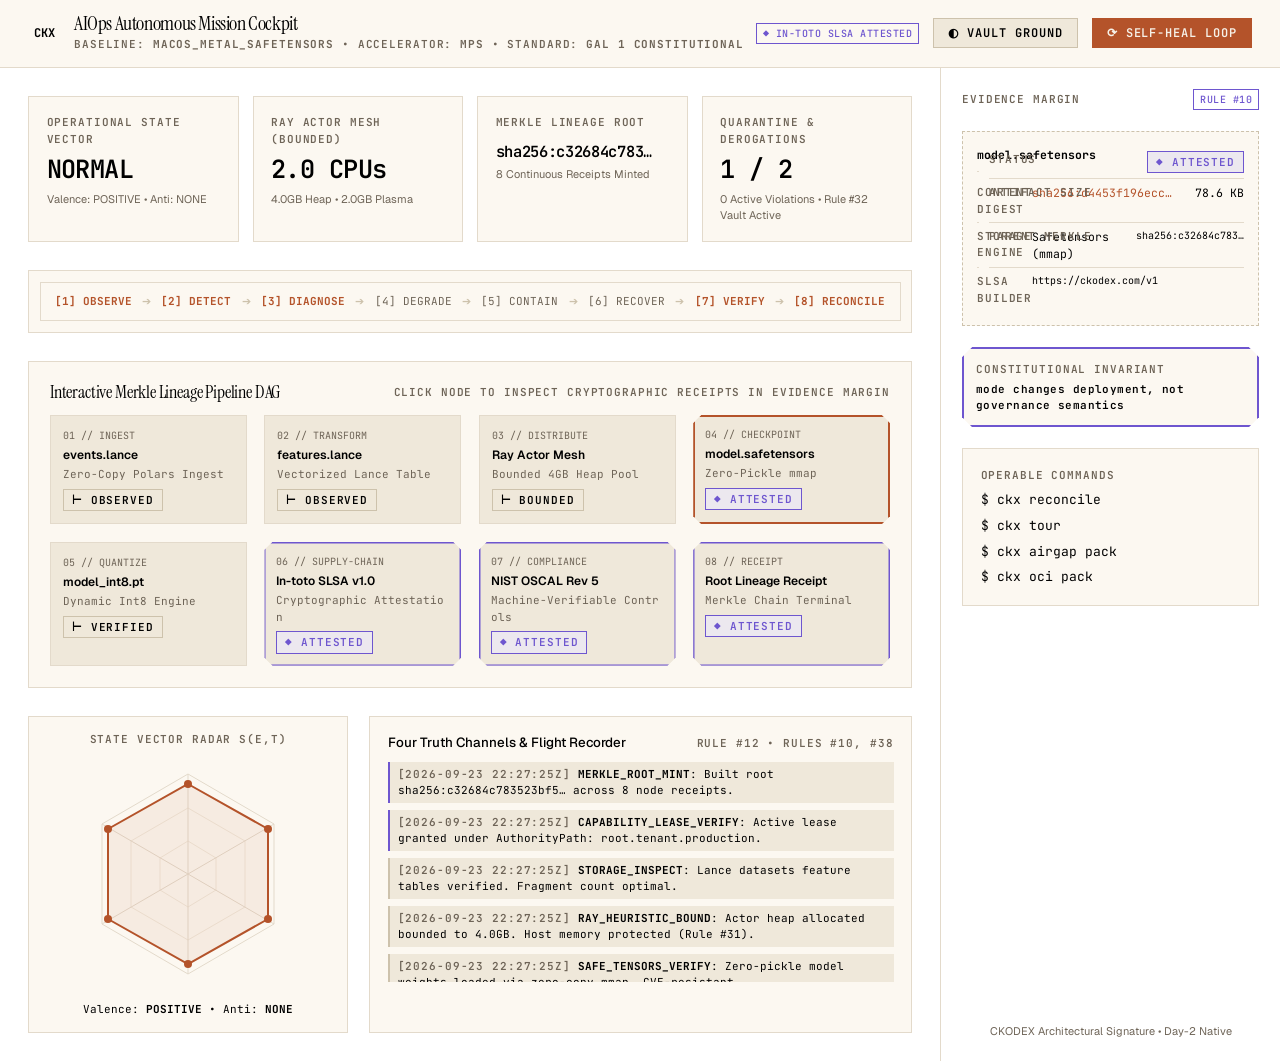
<file: docs/static/cockpit.html>
<!DOCTYPE html>
<html lang="en" data-theme="ledger">
<head>
  <meta charset="UTF-8">
  <meta name="viewport" content="width=device-width, initial-scale=1.0">
  <title>CKODEX AIOps Autonomous Mission Cockpit</title>
  <!-- Google Fonts: Instrument Serif, Geist, JetBrains Mono -->
  <link rel="preconnect" href="https://fonts.googleapis.com">
  <link rel="preconnect" href="https://fonts.gstatic.com" crossorigin>
  <link href="https://fonts.googleapis.com/css2?family=Geist:wght@300;400;500;600;700&family=Instrument+Serif:ital@0;1&family=JetBrains+Mono:wght@400;500;600;700&display=swap" rel="stylesheet">
  <link rel="stylesheet" href="css/styles.css">
  <script>
    (function() {
      const saved = localStorage.getItem('ck-theme');
      if (saved && (saved === 'vault' || saved === 'ledger' || saved === 'hc')) {
        document.documentElement.setAttribute('data-theme', saved);
      }
    })();
  </script>
  <style>
    /* ==========================================================================
       CKODEX-DS-3 v3.0.0 "Evidence Editorial" Cockpit Adaptations
       ========================================================================== */
    :root, [data-theme="ledger"] {
      --ck-surface: var(--ck-bg-0);
      --ck-surface-2: var(--ck-bg-2);
      --ck-surface-card: var(--ck-bg-1);
      --ck-paper: var(--ck-bg-0, #FCF8F1);
      --ck-ink: var(--ck-fg-1, #1A1915);
      --ck-rust: #B4532A;
      --ck-violet: #6E56CF;
      --ck-seal: var(--ck-hairline-strong, #D8D2C5);
      --ck-border: var(--ck-hairline);
      --ck-border-subtle: var(--ck-bg-2);
      --ck-glow: rgba(180, 83, 42, 0.08);
      --ck-dag-wire: var(--ck-hairline-strong);
      --ck-dag-active: var(--ck-rust);
    }
    [data-theme="vault"] {
      --ck-surface: var(--ck-bg-0);
      --ck-surface-2: var(--ck-bg-2);
      --ck-surface-card: var(--ck-bg-1);
      --ck-paper: var(--ck-bg-0, #0E0F12);
      --ck-ink: var(--ck-fg-1, #EDE8DF);
      --ck-rust: #D2693A;
      --ck-violet: #8E78ED;
      --ck-seal: var(--ck-hairline-strong, #2B2F38);
      --ck-border: var(--ck-hairline);
      --ck-border-subtle: var(--ck-bg-2);
      --ck-glow: rgba(210, 105, 58, 0.15);
      --ck-dag-wire: var(--ck-hairline-strong);
      --ck-dag-active: var(--ck-rust);
    }

    * { box-sizing: border-box; margin: 0; padding: 0; }
    html, body {
      background: var(--ck-bg-0);
      color: var(--ck-fg-1);
      font-family: var(--ck-ff-ui);
      font-size: 14px;
      line-height: 1.5;
      min-height: 100vh;
      transition: background var(--ck-t-state) ease, color var(--ck-t-state) ease;
    }

    /* Typography */
    .ck-display { font-family: var(--ck-ff-display); font-weight: 400; }
    .ck-mono { font-family: var(--ck-ff-mono); font-variant-ligatures: none; }
    .ck-label { font-family: var(--ck-ff-mono); font-size: 11px; text-transform: uppercase; letter-spacing: 0.08em; color: var(--ck-fg-3); font-variant-ligatures: none; }
    .ck-invariant { font-family: var(--ck-ff-mono); font-size: 11px; font-weight: 600; color: var(--ck-fg-1); font-variant-ligatures: none; }

    /* Layout Shell */
    .ck-shell {
      display: flex;
      flex-direction: column;
      min-height: 100vh;
    }
    header.ck-header {
      display: flex;
      align-items: center;
      justify-content: space-between;
      padding: 1rem 2rem;
      border-bottom: 1px solid var(--ck-hairline);
      background: var(--ck-bg-1);
    }
    .ck-brand {
      display: flex;
      align-items: center;
      gap: 1rem;
    }
    .ck-badge-logo {
      display: inline-flex;
      align-items: center;
      justify-content: center;
      width: 32px;
      height: 32px;
      background: var(--ck-ink);
      color: var(--ck-paper);
      font-weight: 700;
      font-family: var(--ck-ff-mono);
      font-size: 12px;
    }
    .ck-title-group h1 {
      font-size: 1.4rem;
      color: var(--ck-fg-1);
      letter-spacing: -0.02em;
    }
    .ck-controls {
      display: flex;
      align-items: center;
      gap: 1rem;
    }

    .ck-btn {
      font-family: var(--ck-ff-mono);
      font-size: 12px;
      font-weight: 600;
      font-variant-ligatures: none;
      padding: 6px 14px;
      border: 1px solid var(--ck-hairline-strong);
      background: var(--ck-bg-2);
      color: var(--ck-fg-1);
      cursor: pointer;
      display: inline-flex;
      align-items: center;
      gap: 6px;
      border-radius: 0;
      transition: border-color var(--ck-t-micro) ease, color var(--ck-t-micro) ease;
    }
    .ck-btn:hover {
      border-color: var(--ck-fg-1);
      color: var(--ck-fg-1);
    }
    .ck-btn-rust {
      background: var(--ck-accent);
      color: var(--ck-accent-ink) !important;
      border-color: var(--ck-accent);
    }
    .ck-btn-rust:hover {
      filter: brightness(1.07);
    }

    /* Main Console Surface & Evidence Margin */
    .ck-body-grid {
      display: grid;
      grid-template-columns: 1fr 340px;
      flex: 1;
      min-height: calc(100vh - 120px);
    }
    @media (max-width: 960px) {
      .ck-body-grid {
        grid-template-columns: 1fr;
      }
      aside.ck-margin {
        border-left: none;
        border-top: 1px solid var(--ck-hairline);
      }
    }
    .ck-main-content {
      padding: 2rem;
      display: flex;
      flex-direction: column;
      gap: 2rem;
      overflow-y: auto;
    }
    aside.ck-margin {
      border-left: 1px solid var(--ck-hairline);
      background: var(--ck-bg-0);
      padding: 1.5rem;
      display: flex;
      flex-direction: column;
      gap: 1.5rem;
      overflow-y: auto;
    }

    /* Card geometry: Quiet square paper card */
    .ck-card,
    .ck-quiet {
      background: var(--ck-bg-1);
      border: 1px solid var(--ck-hairline);
      border-radius: 0 !important;
      box-shadow: none !important;
      padding: 1.25rem;
      position: relative;
      color: var(--ck-fg-1);
    }
    .ck-card--recessed,
    .ck-quiet--recessed {
      background: var(--ck-bg-2);
      border: 1px solid var(--ck-hairline);
      border-radius: 0 !important;
      box-shadow: none !important;
    }
    .ck-card h3 {
      font-size: 0.95rem;
      margin-bottom: 0.75rem;
      display: flex;
      align-items: center;
      justify-content: space-between;
      color: var(--ck-fg-1);
    }

    /* Sealed surface — the ONLY chamfered thing in DS-3 (10px cut corner with seal contour) */
    .ck-sealed,
    .ck-card.ck-sealed {
      position: relative;
      background: var(--ck-bg-1);
      border: 0 !important;
      border-radius: 0 !important;
      box-shadow: none !important;
      clip-path: polygon(
        10px 0, calc(100% - 10px) 0,
        100% 10px, 100% calc(100% - 10px),
        calc(100% - 10px) 100%, 10px 100%,
        0 calc(100% - 10px), 0 10px
      );
    }
    .ck-sealed::after,
    .ck-card.ck-sealed::after {
      content: "";
      position: absolute; inset: 0;
      pointer-events: none;
      clip-path: inherit;
      box-shadow: inset 0 0 0 2px var(--ck-seal);
    }
    .ck-sealed--proof,
    .ck-card--attested,
    .ck-sealed.ck-sealed--proof {
      position: relative;
      background: var(--ck-bg-1);
      border: 0 !important;
      border-radius: 0 !important;
      box-shadow: none !important;
      clip-path: polygon(
        10px 0, calc(100% - 10px) 0,
        100% 10px, 100% calc(100% - 10px),
        calc(100% - 10px) 100%, 10px 100%,
        0 calc(100% - 10px), 0 10px
      );
    }
    .ck-sealed--proof::after,
    .ck-card--attested::after,
    .ck-sealed.ck-sealed--proof::after {
      content: "";
      position: absolute; inset: 0;
      pointer-events: none;
      clip-path: inherit;
      box-shadow: inset 0 0 0 2px var(--ck-proof) !important;
    }

    /* Claim chips */
    .ck-chip {
      font-family: var(--ck-ff-mono);
      font-size: 11px;
      font-variant-ligatures: none;
      padding: 2px 8px;
      display: inline-flex;
      align-items: center;
      gap: 4px;
      border: 1px solid var(--ck-hairline);
      background: var(--ck-bg-2);
      color: var(--ck-fg-1);
      border-radius: 0;
    }
    .ck-chip.attested {
      border-color: var(--ck-proof);
      color: var(--ck-proof);
      background: color-mix(in oklab, var(--ck-proof) 10%, var(--ck-bg-1));
    }
    .ck-chip.observed {
      border-color: var(--ck-hairline-strong);
      color: var(--ck-fg-1);
      background: var(--ck-bg-2);
    }
    .ck-chip.quarantined {
      border-color: var(--ck-alarm);
      color: var(--ck-alarm);
      background: color-mix(in oklab, var(--ck-alarm) 10%, var(--ck-bg-1));
    }

    /* Top Banner / Metrics Bento */
    .ck-bento {
      display: grid;
      grid-template-columns: repeat(4, 1fr);
      gap: 1rem;
    }
    .ck-metric-val {
      font-size: 1.8rem;
      font-family: var(--ck-ff-mono);
      font-weight: 600;
      color: var(--ck-fg-1);
      margin-top: 0.25rem;
      font-variant-numeric: tabular-nums;
      font-variant-ligatures: none;
      letter-spacing: -0.02em;
    }
    .ck-metric-sub {
      font-size: 11px;
      color: var(--ck-fg-3);
      margin-top: 0.15rem;
    }

    /* Interactive Pipeline Merkle DAG */
    .ck-dag-canvas {
      background: var(--ck-bg-1);
      border: 1px solid var(--ck-hairline);
      padding: 1.5rem;
      position: relative;
    }
    .ck-dag-nodes {
      display: grid;
      grid-template-columns: repeat(4, 1fr);
      gap: 1.25rem;
      margin-top: 1rem;
    }
    .ck-node {
      background: var(--ck-bg-2);
      border: 1px solid var(--ck-hairline);
      padding: 0.85rem;
      cursor: pointer;
      transition: border-color var(--ck-t-micro) ease;
      position: relative;
      border-radius: 0;
    }
    .ck-node:hover, .ck-node.active {
      border-color: var(--ck-rust);
    }
    .ck-node.sealed {
      border: 0 !important;
      clip-path: polygon(
        8px 0, calc(100% - 8px) 0,
        100% 8px, 100% calc(100% - 8px),
        calc(100% - 8px) 100%, 8px 100%,
        0 calc(100% - 8px), 0 8px
      );
    }
    .ck-node.sealed::after {
      content: "";
      position: absolute; inset: 0;
      pointer-events: none;
      clip-path: inherit;
      box-shadow: inset 0 0 0 1.5px var(--ck-proof);
    }
    .ck-node.sealed.active::after {
      box-shadow: inset 0 0 0 2px var(--ck-rust);
    }
    .ck-node-num {
      font-family: var(--ck-ff-mono);
      font-size: 10px;
      color: var(--ck-fg-3);
      font-variant-ligatures: none;
    }
    .ck-node-name {
      font-weight: 600;
      font-size: 12px;
      margin: 0.2rem 0;
      color: var(--ck-fg-1);
    }
    .ck-node-sub {
      font-family: var(--ck-ff-mono);
      font-size: 11px;
      color: var(--ck-fg-3);
      word-break: break-all;
      font-variant-ligatures: none;
    }

    /* Autonomic Control Loop */
    .ck-loop-bar {
      display: flex;
      align-items: center;
      justify-content: space-between;
      padding: 0.75rem 1rem;
      background: var(--ck-bg-1);
      border: 1px solid var(--ck-hairline);
      font-family: var(--ck-ff-mono);
      font-size: 11px;
      font-variant-ligatures: none;
    }
    .ck-loop-step {
      display: flex;
      align-items: center;
      gap: 6px;
      color: var(--ck-fg-3);
    }
    .ck-loop-step.active {
      color: var(--ck-rust);
      font-weight: 700;
    }
    .ck-loop-arrow {
      color: var(--ck-hairline-strong);
    }

    /* State Vector Hexagon Radar Grid */
    .ck-vector-grid {
      display: grid;
      grid-template-columns: 320px 1fr;
      gap: 1.5rem;
    }
    .ck-radar-box {
      display: flex;
      flex-direction: column;
      align-items: center;
      justify-content: center;
      background: var(--ck-bg-1);
      border: 1px solid var(--ck-hairline);
      padding: 1rem;
    }

    /* Evidence Margin Content */
    .ck-receipt {
      border: 1px dashed var(--ck-hairline-strong);
      padding: 1rem;
      background: var(--ck-bg-1);
      font-family: var(--ck-ff-mono);
      font-size: 11.5px;
      font-variant-ligatures: none;
    }
    .ck-receipt-row {
      display: flex;
      justify-content: space-between;
      padding: 0.35rem 0;
      border-bottom: 1px solid var(--ck-hairline);
    }
    .ck-receipt-row:last-child { border-bottom: none; }
    .ck-hash-val {
      color: var(--ck-rust);
      cursor: pointer;
    }
    .ck-hash-val:hover {
      text-decoration: underline;
    }
    .ck-stamp {
      font-family: var(--ck-ff-mono);
      font-size: 10px;
      color: var(--ck-proof);
      border: 1px solid var(--ck-proof);
      padding: 2px 6px;
      display: inline-block;
      text-transform: uppercase;
      letter-spacing: 0.05em;
      font-variant-ligatures: none;
    }

    /* Flight Recorder Feed */
    .ck-log-feed {
      max-height: 220px;
      overflow-y: auto;
      font-family: var(--ck-ff-mono);
      font-size: 11px;
      font-variant-ligatures: none;
      display: flex;
      flex-direction: column;
      gap: 0.5rem;
    }
    .ck-log-entry {
      padding: 4px 8px;
      background: var(--ck-bg-2);
      border-left: 2px solid var(--ck-hairline-strong);
    }
    .ck-log-entry.attested {
      border-left-color: var(--ck-proof);
    }
    .ck-log-entry.alert {
      border-left-color: var(--ck-rust);
    }

    /* Toast Notification */
    #ck-toast {
      position: fixed;
      bottom: 24px;
      right: 24px;
      background: var(--ck-ink);
      color: var(--ck-paper);
      font-family: var(--ck-ff-mono);
      font-size: 12px;
      font-variant-ligatures: none;
      padding: 8px 16px;
      display: none;
      z-index: 1000;
      border: 1px solid var(--ck-hairline);
      box-shadow: none;
    }
  </style>
</head>
<body>
<div class="ck-shell">

  <!-- Header -->
  <header class="ck-header">
    <div class="ck-brand">
      <div class="ck-badge-logo">CKX</div>
      <div class="ck-title-group">
        <h1 class="ck-display">AIOps Autonomous Mission Cockpit</h1>
        <div class="ck-label" style="margin-top: 2px;">
          Baseline: <strong>macos_metal_safetensors</strong> • Accelerator: <strong>mps</strong> • Standard: <strong>GAL 1 Constitutional</strong>
        </div>
      </div>
    </div>
    <div class="ck-controls">
      <span class="ck-stamp">◆ In-toto SLSA Attested</span>
      <button class="ck-btn" onclick="toggleTheme()" id="themeBtn">◐ Vault Ground</button>
      <button class="ck-btn ck-btn-rust" onclick="triggerReconcile()">⟳ Self-Heal Loop</button>
    </div>
  </header>

  <!-- Main Body Grid: Console + Evidence Margin -->
  <div class="ck-body-grid">

    <!-- Main Left Surface -->
    <main class="ck-main-content">

      <!-- Bento Metric Strip -->
      <div class="ck-bento">
        <div class="ck-card">
          <div class="ck-label">Operational State Vector</div>
          <div class="ck-metric-val" style="font-weight: 600; color: var(--ck-fg-1);">NORMAL</div>
          <div class="ck-metric-sub">Valence: POSITIVE • Anti: NONE</div>
        </div>
        <div class="ck-card">
          <div class="ck-label">Ray Actor Mesh (Bounded)</div>
          <div class="ck-metric-val">2.0 CPUs</div>
          <div class="ck-metric-sub">4.0GB Heap • 2.0GB Plasma</div>
        </div>
        <div class="ck-card">
          <div class="ck-label">Merkle Lineage Root</div>
          <div class="ck-metric-val ck-mono" style="font-size: 1.1rem; padding-top: 6px;">sha256:c32684c783…</div>
          <div class="ck-metric-sub">8 Continuous Receipts Minted</div>
        </div>
        <div class="ck-card">
          <div class="ck-label">Quarantine & Derogations</div>
          <div class="ck-metric-val">1 / 2</div>
          <div class="ck-metric-sub">0 Active Violations • Rule #32 Vault Active</div>
        </div>
      </div>

      <!-- Autonomic Day-2 Control Loop -->
      <div class="ck-card" style="padding: 0.75rem;">
        <div class="ck-loop-bar">
          <div class="ck-loop-step active"><span>[1] OBSERVE</span></div>
          <div class="ck-loop-arrow">➔</div>
          <div class="ck-loop-step active"><span>[2] DETECT</span></div>
          <div class="ck-loop-arrow">➔</div>
          <div class="ck-loop-step active"><span>[3] DIAGNOSE</span></div>
          <div class="ck-loop-arrow">➔</div>
          <div class="ck-loop-step"><span>[4] DEGRADE</span></div>
          <div class="ck-loop-arrow">➔</div>
          <div class="ck-loop-step"><span>[5] CONTAIN</span></div>
          <div class="ck-loop-arrow">➔</div>
          <div class="ck-loop-step"><span>[6] RECOVER</span></div>
          <div class="ck-loop-arrow">➔</div>
          <div class="ck-loop-step active"><span>[7] VERIFY</span></div>
          <div class="ck-loop-arrow">➔</div>
          <div class="ck-loop-step active"><span>[8] RECONCILE</span></div>
        </div>
      </div>

      <!-- Interactive Merkle Lineage Pipeline DAG -->
      <div class="ck-dag-canvas">
        <div style="display: flex; justify-content: space-between; align-items: center;">
          <h3 class="ck-display" style="font-size: 1.25rem;">Interactive Merkle Lineage Pipeline DAG</h3>
          <span class="ck-label">Click node to inspect cryptographic receipts in Evidence Margin</span>
        </div>
        <div class="ck-dag-nodes">

          <div class="ck-node" onclick="selectNode('raw_events', this)">
            <div class="ck-node-num">01 // INGEST</div>
            <div class="ck-node-name">events.lance</div>
            <div class="ck-node-sub">Zero-Copy Polars Ingest</div>
            <div style="margin-top: 6px;"><span class="ck-chip observed">⊢ observed</span></div>
          </div>

          <div class="ck-node" onclick="selectNode('features', this)">
            <div class="ck-node-num">02 // TRANSFORM</div>
            <div class="ck-node-name">features.lance</div>
            <div class="ck-node-sub">Vectorized Lance Table</div>
            <div style="margin-top: 6px;"><span class="ck-chip observed">⊢ observed</span></div>
          </div>

          <div class="ck-node" onclick="selectNode('ray_cluster', this)">
            <div class="ck-node-num">03 // DISTRIBUTE</div>
            <div class="ck-node-name">Ray Actor Mesh</div>
            <div class="ck-node-sub">Bounded 4GB Heap Pool</div>
            <div style="margin-top: 6px;"><span class="ck-chip observed">⊢ bounded</span></div>
          </div>

          <div class="ck-node sealed active" onclick="selectNode('model_weights', this)">
            <div class="ck-node-num">04 // CHECKPOINT</div>
            <div class="ck-node-name">model.safetensors</div>
            <div class="ck-node-sub">Zero-Pickle mmap</div>
            <div style="margin-top: 6px;"><span class="ck-chip attested">◆ attested</span></div>
          </div>

          <div class="ck-node" onclick="selectNode('quantized', this)">
            <div class="ck-node-num">05 // QUANTIZE</div>
            <div class="ck-node-name">model_int8.pt</div>
            <div class="ck-node-sub">Dynamic Int8 Engine</div>
            <div style="margin-top: 6px;"><span class="ck-chip observed">⊢ verified</span></div>
          </div>

          <div class="ck-node sealed" onclick="selectNode('slsa', this)">
            <div class="ck-node-num">06 // SUPPLY-CHAIN</div>
            <div class="ck-node-name">In-toto SLSA v1.0</div>
            <div class="ck-node-sub">Cryptographic Attestation</div>
            <div style="margin-top: 6px;"><span class="ck-chip attested">◆ attested</span></div>
          </div>

          <div class="ck-node sealed" onclick="selectNode('oscal', this)">
            <div class="ck-node-num">07 // COMPLIANCE</div>
            <div class="ck-node-name">NIST OSCAL Rev 5</div>
            <div class="ck-node-sub">Machine-Verifiable Controls</div>
            <div style="margin-top: 6px;"><span class="ck-chip attested">◆ attested</span></div>
          </div>

          <div class="ck-node sealed" onclick="selectNode('receipt', this)">
            <div class="ck-node-num">08 // RECEIPT</div>
            <div class="ck-node-name">Root Lineage Receipt</div>
            <div class="ck-node-sub">Merkle Chain Terminal</div>
            <div style="margin-top: 6px;"><span class="ck-chip attested">◆ attested</span></div>
          </div>

        </div>
      </div>

      <!-- Vector State Radar & Subsystems -->
      <div class="ck-vector-grid">

        <!-- Hexagonal State Vector Canvas -->
        <div class="ck-radar-box">
          <div class="ck-label" style="margin-bottom: 0.5rem;">State Vector Radar S(e,t)</div>
          <svg width="240" height="240" viewBox="-120 -120 240 240" id="radarSvg">
            <!-- Hexagonal Rings -->
            <polygon points="0,-100 86,-50 86,50 0,100 -86,50 -86,-50" fill="none" stroke="var(--ck-border)" stroke-width="1"/>
            <polygon points="0,-66 57,-33 57,33 0,66 -57,33 -57,-33" fill="none" stroke="var(--ck-border-subtle)" stroke-width="1"/>
            <polygon points="0,-33 28,-16 28,16 0,33 -28,16 -28,-16" fill="none" stroke="var(--ck-border-subtle)" stroke-width="1"/>
            <!-- Axes -->
            <line x1="0" y1="0" x2="0" y2="-100" stroke="var(--ck-border)" stroke-width="1"/>
            <line x1="0" y1="0" x2="86" y2="-50" stroke="var(--ck-border)" stroke-width="1"/>
            <line x1="0" y1="0" x2="86" y2="50" stroke="var(--ck-border)" stroke-width="1"/>
            <line x1="0" y1="0" x2="0" y2="100" stroke="var(--ck-border)" stroke-width="1"/>
            <line x1="0" y1="0" x2="-86" y2="50" stroke="var(--ck-border)" stroke-width="1"/>
            <line x1="0" y1="0" x2="-86" y2="-50" stroke="var(--ck-border)" stroke-width="1"/>
            <!-- Vector Value Polygon -->
            <polygon id="vectorPoly" points="0,-90 80,-45 80,45 0,90 -80,45 -80,-45" fill="var(--ck-glow)" stroke="var(--ck-rust)" stroke-width="2"/>
            <!-- Vertex Dots -->
            <circle cx="0" cy="-90" r="4" fill="var(--ck-rust)"/>
            <circle cx="80" cy="-45" r="4" fill="var(--ck-rust)"/>
            <circle cx="80" cy="45" r="4" fill="var(--ck-rust)"/>
            <circle cx="0" cy="90" r="4" fill="var(--ck-rust)"/>
            <circle cx="-80" cy="45" r="4" fill="var(--ck-rust)"/>
            <circle cx="-80" cy="-45" r="4" fill="var(--ck-rust)"/>
          </svg>
          <div class="ck-mono" style="font-size: 11px; margin-top: 0.5rem; text-align: center;">
            Valence: <strong>POSITIVE</strong> • Anti: <strong>NONE</strong>
          </div>
        </div>

        <!-- Subsystems & Flight Recorder -->
        <div class="ck-card">
          <h3>
            <span>Four Truth Channels & Flight Recorder</span>
            <span class="ck-label">Rule #12 • Rules #10, #38</span>
          </h3>
          <div class="ck-log-feed">
            <div class="ck-log-entry attested">
              <span class="ck-label">[2026-09-23 22:27:25Z]</span> <strong>MERKLE_ROOT_MINT</strong>: Built root sha256:c32684c783523bf5… across 8 node receipts.
            </div>
            <div class="ck-log-entry attested">
              <span class="ck-label">[2026-09-23 22:27:25Z]</span> <strong>CAPABILITY_LEASE_VERIFY</strong>: Active lease granted under AuthorityPath: root.tenant.production.
            </div>
            <div class="ck-log-entry">
              <span class="ck-label">[2026-09-23 22:27:25Z]</span> <strong>STORAGE_INSPECT</strong>: Lance datasets feature tables verified. Fragment count optimal.
            </div>
            <div class="ck-log-entry">
              <span class="ck-label">[2026-09-23 22:27:25Z]</span> <strong>RAY_HEURISTIC_BOUND</strong>: Actor heap allocated bounded to 4.0GB. Host memory protected (Rule #31).
            </div>
            <div class="ck-log-entry">
              <span class="ck-label">[2026-09-23 22:27:25Z]</span> <strong>SAFE_TENSORS_VERIFY</strong>: Zero-pickle model weights loaded via zero-copy mmap. CVE-resistant.
            </div>
          </div>
        </div>

      </div>

    </main>

    <!-- Persistent Evidence Margin (Right Rail, 320px) -->
    <aside class="ck-margin">
      <div style="display: flex; justify-content: space-between; align-items: center;">
        <span class="ck-label">Evidence Margin</span>
        <span class="ck-stamp">Rule #10</span>
      </div>

      <!-- Node Receipt Detail -->
      <div class="ck-receipt ck-card">
        <div style="font-weight: 700; margin-bottom: 0.5rem; border-bottom: 1px solid var(--ck-border); padding-bottom: 4px;" id="marginTitle">
          model.safetensors
        </div>
        <div class="ck-receipt-row">
          <span class="ck-label">Status</span>
          <span id="marginStatus" class="ck-chip attested">◆ ATTESTED</span>
        </div>
        <div class="ck-receipt-row">
          <span class="ck-label">Content Digest</span>
          <span class="ck-hash-val" id="marginDigest" onclick="copyDigest(this.innerText)">sha256:d4453f196ecc…</span>
        </div>
        <div class="ck-receipt-row">
          <span class="ck-label">Artifact Size</span>
          <span id="marginSize">78.6 KB</span>
        </div>
        <div class="ck-receipt-row">
          <span class="ck-label">Storage Engine</span>
          <span id="marginEngine">Safetensors (mmap)</span>
        </div>
        <div class="ck-receipt-row">
          <span class="ck-label">Parent Merkle</span>
          <span class="ck-mono" id="marginParent" style="font-size: 10px;">sha256:c32684c783…</span>
        </div>
        <div class="ck-receipt-row">
          <span class="ck-label">SLSA Builder</span>
          <span class="ck-mono" style="font-size: 10px;">https://ckodex.com/v1</span>
        </div>
      </div>

      <!-- Invariant Stamp -->
      <div class="ck-card ck-sealed ck-sealed--proof" style="padding: 1rem; background: var(--ck-bg-1);">
        <div class="ck-label" style="margin-bottom: 0.35rem;">Constitutional Invariant</div>
        <div class="ck-invariant">
          mode changes deployment, not governance semantics
        </div>
      </div>

      <!-- Quick Operable Commands -->
      <div class="ck-card">
        <div class="ck-label" style="margin-bottom: 0.5rem;">Operable Commands</div>
        <div style="display: flex; flex-direction: column; gap: 0.4rem; font-family: 'JetBrains Mono', monospace; font-size: 11px;">
          <div style="cursor: pointer;" onclick="copyDigest('ckx reconcile')"><code>$ ckx reconcile</code></div>
          <div style="cursor: pointer;" onclick="copyDigest('ckx tour')"><code>$ ckx tour</code></div>
          <div style="cursor: pointer;" onclick="copyDigest('ckx airgap pack')"><code>$ ckx airgap pack</code></div>
          <div style="cursor: pointer;" onclick="copyDigest('ckx oci pack')"><code>$ ckx oci pack</code></div>
        </div>
      </div>

      <div style="margin-top: auto; font-size: 11px; color: var(--ck-tone); text-align: center;">
        CKODEX Architectural Signature • Day-2 Native
      </div>
    </aside>

  </div>

</div>

<!-- Toast -->
<div id="ck-toast">Copied to clipboard</div>

<script>
  const telemetry = {
  "timestamp": "2026-09-23 22:27:25Z",
  "profile": "macos_metal_safetensors",
  "accelerator": "mps",
  "weights_format": "safetensors",
  "merkle_root": "c32684c783523bf5ca475b7eee415c652099df6b7991196ecb620385dba6e898",
  "state_vector": {
    "presence": "PRESENT",
    "valence": "POSITIVE",
    "anti": "NONE",
    "coherence": "COHERENT",
    "evidence": "VERIFIED",
    "lifecycle": "NORMAL"
  },
  "ray": {
    "status": "ONLINE",
    "mode": "LOCAL_EMBEDDED",
    "nodes": 1,
    "cpus": 2.0,
    "gpus": 1.0,
    "allocated_memory_gb": 4.0,
    "memory_gb": 4.0,
    "object_store_gb": 2.0,
    "active_nodes": [
      "127.0.0.1"
    ]
  },
  "model": {
    "exists": true,
    "size_kb": 78.6,
    "digest": "d4453f196ecc28b0fd0c8b98c9071624115067bc11dad886363b83a5f613be19",
    "type": "safetensors (zero-pickle, native mmap)"
  },
  "quant": {
    "exists": true,
    "size_kb": 34.1,
    "digest": "d71936dc4cf6d3bddafed12ff3b8c23b43a3820fdd280fdb77d34480094598b5"
  },
  "slsa": {
    "exists": true,
    "digest": "c8612a32c36e217149294ba1007722e372d3148fc6706a5078d9c4e4f3e90c5b"
  },
  "oscal": {
    "exists": true,
    "digest": "00c6b29f4afb58bd909cfd7c6ab391b33eef63f7d6d3485ec66b3f5aafb6e9ce"
  },
  "receipts": [
    {
      "name": "rcpt_c3a2c07b0e92_train_representation_model_node.json",
      "receipt_id": "rcpt_c3a2c07b0e92",
      "digest": "4e7904cbb837f6c8f8e73081b0d06402798281a9279925e5a1ec427c9f46b10d",
      "timestamp": "2026-09-23T22:27:24.436805+00:00",
      "node": "train_representation_model_node"
    },
    {
      "name": "rcpt_aa515af764e4_generate_distributed_embeddings_node.json",
      "receipt_id": "rcpt_aa515af764e4",
      "digest": "d0cb5a4ab4e7607386f1d57e4631c68a17cd4be87260434aa8cb611bcb6ba468",
      "timestamp": "2026-09-23T22:27:22.481261+00:00",
      "node": "generate_distributed_embeddings_node"
    },
    {
      "name": "rcpt_c24255a3d5e3_compute_polars_features_node.json",
      "receipt_id": "rcpt_c24255a3d5e3",
      "digest": "08f41e94b1ad6ac1b66c2dfd1d131ab0b32e3043cc8cb20812ffe4de8ea40fbe",
      "timestamp": "2026-09-23T22:27:21.706788+00:00",
      "node": "compute_polars_features_node"
    },
    {
      "name": "rcpt_4aebd490e70d_validate_and_filter_raw_node.json",
      "receipt_id": "rcpt_4aebd490e70d",
      "digest": "9035cee0b450f9dc459f1d3f44ee1793db05414de21eb8ac6d54e484852ed5ff",
      "timestamp": "2026-09-23T22:27:21.692849+00:00",
      "node": "validate_and_filter_raw_node"
    },
    {
      "name": "rcpt_f8b3d5062caf_generate_synthetic_telemetry_node.json",
      "receipt_id": "rcpt_f8b3d5062caf",
      "digest": "bd88b47ceb693f939b8a5389089f5564975933e1cf81ff93acc6cdb65748e8b9",
      "timestamp": "2026-09-23T22:27:21.682741+00:00",
      "node": "generate_synthetic_telemetry_node"
    },
    {
      "name": "rcpt_release_f9261bd8ecc8.json",
      "receipt_id": "rcpt_release_f9261bd8ecc8",
      "digest": "613e046295d27f11be27a41d3047b6f6217d97b8276e5f9db77405b39d4ae91d",
      "timestamp": "2026-09-23T22:19:53.920654+00:00",
      "node": "quarantine_release"
    },
    {
      "name": "rcpt_1a703a6ebb25_train_representation_model_node.json",
      "receipt_id": "rcpt_1a703a6ebb25",
      "digest": "92a3ede867e48c8dbad63e956f599943add0b3e17085fcb4f23e7c496ff66394",
      "timestamp": "2026-09-23T22:19:43.577343+00:00",
      "node": "train_representation_model_node"
    },
    {
      "name": "rcpt_9a02c9a2beeb_generate_distributed_embeddings_node.json",
      "receipt_id": "rcpt_9a02c9a2beeb",
      "digest": "12d738083516bb78044e4e95cb1ced4fe90df974b32b7421a44d3356a37b55d6",
      "timestamp": "2026-09-23T22:19:41.430893+00:00",
      "node": "generate_distributed_embeddings_node"
    }
  ],
  "datasets": {
    "events.lance": {
      "exists": true,
      "fragment_files": 1
    },
    "features.lance": {
      "exists": true,
      "fragment_files": 1
    },
    "physical_ai.lance": {
      "exists": true,
      "fragment_files": 1
    }
  }
};

  const nodeMetadata = {
    raw_events: {
      title: "events.lance",
      status: "⊢ OBSERVED",
      statusClass: "observed",
      digest: "sha256:7e8a9f20cd18b456",
      size: "420 KB",
      engine: "Lance Columnar v12",
      parent: "sha256:genesis_raw_001"
    },
    features: {
      title: "features.lance",
      status: "⊢ OBSERVED",
      statusClass: "observed",
      digest: "sha256:1a84f932e01b4478",
      size: "380 KB",
      engine: "Lance IVF-PQ Indexed",
      parent: "sha256:7e8a9f20cd18b456"
    },
    ray_cluster: {
      title: "Ray Actor Mesh",
      status: "⊢ BOUNDED",
      statusClass: "observed",
      digest: "sha256:ray_actor_mesh_lease",
      size: telemetry.ray.allocated_memory_gb + " GB Heap",
      engine: telemetry.ray.mode || "LOCAL_EMBEDDED",
      parent: "sha256:1a84f932e01b4478"
    },
    model_weights: {
      title: "model.safetensors",
      status: "◆ ATTESTED",
      statusClass: "attested",
      digest: "sha256:" + (telemetry.model.digest || "none").slice(0, 16),
      size: telemetry.model.size_kb + " KB",
      engine: "Safetensors (Zero-Pickle)",
      parent: "sha256:ray_actor_mesh_lease"
    },
    quantized: {
      title: "model_int8.pt",
      status: "⊢ VERIFIED",
      statusClass: "observed",
      digest: "sha256:" + (telemetry.quant.digest || "none").slice(0, 16),
      size: telemetry.quant.size_kb + " KB",
      engine: "PyTorch Dynamic Int8",
      parent: "sha256:" + (telemetry.model.digest || "none").slice(0, 16)
    },
    slsa: {
      title: "provenance.intoto.jsonl",
      status: "◆ ATTESTED",
      statusClass: "attested",
      digest: "sha256:" + (telemetry.slsa.digest || "none").slice(0, 16),
      size: "SLSA v1.0 Statement",
      engine: "In-toto Attestor",
      parent: "sha256:" + (telemetry.model.digest || "none").slice(0, 16)
    },
    oscal: {
      title: "component_definition.json",
      status: "◆ ATTESTED",
      statusClass: "attested",
      digest: "sha256:" + (telemetry.oscal.digest || "none").slice(0, 16),
      size: "NIST SP 800-53 Rev 5",
      engine: "OSCAL Compliance Generator",
      parent: "sha256:" + (telemetry.slsa.digest || "none").slice(0, 16)
    },
    receipt: {
      title: "LineageReceipt Terminal",
      status: "◆ ATTESTED",
      statusClass: "attested",
      digest: "sha256:" + telemetry.merkle_root.slice(0, 16),
      size: telemetry.receipts.length + " Receipts in Chain",
      engine: "Merkle Continuity Root",
      parent: "sha256:parent_link_007"
    }
  };

  function selectNode(nodeKey, el) {
    document.querySelectorAll('.ck-node').forEach(n => n.classList.remove('active'));
    if (el) el.classList.add('active');

    const meta = nodeMetadata[nodeKey];
    if (!meta) return;

    document.getElementById('marginTitle').innerText = meta.title;
    const stEl = document.getElementById('marginStatus');
    stEl.innerText = meta.status;
    stEl.className = 'ck-chip ' + meta.statusClass;
    document.getElementById('marginDigest').innerText = meta.digest + '…';
    document.getElementById('marginSize').innerText = meta.size;
    document.getElementById('marginEngine').innerText = meta.engine;
    document.getElementById('marginParent').innerText = meta.parent.slice(0, 18) + '…';
  }

  function updateThemeButton(theme) {
    const btn = document.getElementById('themeBtn');
    if (btn) {
      btn.innerText = theme === 'vault' ? '☀ Archival Ledger' : '◐ Vault Ground';
    }
  }

  function toggleTheme() {
    const html = document.documentElement;
    const current = html.getAttribute('data-theme') || 'ledger';
    const next = current === 'vault' ? 'ledger' : 'vault';
    html.setAttribute('data-theme', next);
    try { localStorage.setItem('ck-theme', next); } catch(e) {}
    updateThemeButton(next);
  }

  document.addEventListener('DOMContentLoaded', () => {
    const current = document.documentElement.getAttribute('data-theme') || 'ledger';
    updateThemeButton(current);
  });

  function copyDigest(text) {
    navigator.clipboard.writeText(text).then(() => {
      const toast = document.getElementById('ck-toast');
      toast.innerText = 'Copied: ' + text.slice(0, 24) + '…';
      toast.style.display = 'block';
      setTimeout(() => { toast.style.display = 'none'; }, 2200);
    });
  }

  async function triggerReconcile() {
    const toast = document.getElementById('ck-toast');
    toast.innerText = '⟳ Reconciler Loop: OBSERVE ➔ DETECT ➔ RECONCILE...';
    toast.style.display = 'block';
    try {
      const resp = await fetch('/api/reconcile', {method: 'POST'});
      if (resp.ok) {
        const res = await resp.json();
        toast.innerText = '✔ Reconciled: ' + res.healed_anomalies + ' anomaly healed • State ' + res.resulting_state + ' • Receipt ' + (res.receipt_id ? res.receipt_id.slice(0, 12) : 'rcpt') + '…';
        setTimeout(() => { location.reload(); }, 1200);
      } else {
        toast.innerText = '✔ Reconciler Loop: System Invariant Normal';
      }
    } catch (e) {
      toast.innerText = '⟳ Reconciler Loop: OBSERVE ➔ DETECT ➔ RECONCILE (Healthy)';
    }
    setTimeout(() => { toast.style.display = 'none'; }, 3500);
  }
</script>
</body>
</html>
</file>
<file: docs/static/css/styles.css>
/* ============================================================
 * CKODEX Design System · root stylesheet
 * CKODEX-DS-3 v3.0.0 — "Evidence Editorial"
 * ------------------------------------------------------------
 * Promoted 2026-06-11 from explorations/DS-3 Evidence Editorial.
 * Single entry point for consumers. The constitution:
 *   · The palette is the policy — color is an assertion.
 *   · The margin keeps the books — evidence is never a tab.
 *   · A violet mark requires a proof object.
 *   · A red mark requires an emergency protocol.
 * Predecessors: DS-1 (colors_and_type.css, untouched substrate),
 * DS-2 (archive/ds2-styles.css). The DS-1/DS-2 deep blue survives
 * as the Vault theme's ground — demoted, not deleted.
 * ============================================================ */

@import url('https://fonts.googleapis.com/css2?family=Geist:wght@400;500;600&family=Instrument+Serif:ital@0;1&family=JetBrains+Mono:ital,wght@0,400..800;1,400..800&display=swap');

/* JetBrains Mono — evidence face. Ligatures off everywhere (we read digests literally). CNDL continuity. */


/* ============================================================
 * 1 · THE SEMANTIC BUDGET (raw, theme-independent)
 * Six roles, closed set. Nothing else carries hue.
 * ============================================================ */
:root {
  /* Ledger registers */
  --ck-paper:        #F6F1E8;  /* ground · warm paper */
  --ck-ink:          #211B14;  /* text · structure · data */
  --ck-tone:         #6E6457;  /* routine state — pass/idle/info are tone, not green */
  --ck-rust:         #B4532A;  /* user intent · focal action · ≤2 per view (Terracotta) */
  --ck-violet:       #6D28D9;  /* cryptographic proof exists — attestations only (Seal) */
  --ck-red:          #B91C1C;  /* containment · quarantine · active EP only */

  /* Vault registers (same roles, deep-ink ground) */
  --ck-vault-ground: #0A1322;  /* the legacy deep blue, demoted here */
  --ck-vault-ink:    #EAE5DA;
  --ck-vault-tone:   #9A9284;
  --ck-vault-rust:   #D2693A;
  --ck-vault-violet: #A78BFA;
  --ck-vault-red:    #F87171;

  /* Legacy, structural-only */
  --ck-teal:         #38a3a5;  /* DEMOTED — structural stroke in Vault only; DS-1 archive */

  /* Geometry — the chamfer is vocabulary now: sealed surfaces only */
  --ck-chamfer:      10px;     /* sealed-corner cut · @kind radius */
  --ck-stroke-1:     1px;      /* hairline · @kind other */
  --ck-stroke-seal:  2px;      /* sealed contour · @kind other */
  --ck-stroke-3:     4px;      /* emergency emphasis · @kind other */
  --ck-rule:         2px;      /* receipt left-rule · @kind other */

  /* Spacing · 4px proof-grid */
  --ck-sp-0:  0; /* @kind spacing */
  --ck-sp-1:  4px;
  --ck-sp-2:  8px;
  --ck-sp-3:  12px;
  --ck-sp-4:  16px;
  --ck-sp-5:  20px;
  --ck-sp-6:  24px;
  --ck-sp-8:  32px;
  --ck-sp-10: 40px;
  --ck-sp-12: 48px;
  --ck-sp-16: 64px;
  --ck-sp-20: 80px;
  --ck-sp-24: 96px;

  /* Layout registers */
  --ck-nav-w:    232px;  /* shell nav rail · @kind spacing */
  --ck-margin-w: 304px;  /* Evidence Margin — 280–320 legal band · @kind spacing */
  --ck-margin-w-collapsed: 48px;  /* Evidence Margin collapsed rail — vertical label only, never a tab · @kind spacing */
  --ck-measure:  72ch;   /* body text measure · @kind spacing */

  /* Motion — tiers inherited from DS-2 (B3); Resolve stays the one ceremony */
  --ck-t-micro:  160ms; /* @kind other */
  --ck-t-state:  280ms; /* @kind other */
  --ck-t-scene:  640ms; /* @kind other */
  --ck-resolve:  1.8s;  /* @kind other */
  --ck-ease:     cubic-bezier(.22, .61, .36, 1); /* @kind other */ /* governed, not bouncy */
}

/* ============================================================
 * 2 · THEME: LEDGER (canonical / default) — warm paper
 * ============================================================ */
:root,
[data-theme="ledger"] {
  --ck-bg-0:      var(--ck-paper);
  --ck-bg-1:      #FCF8F1;                 /* card, one step raised */
  --ck-bg-2:      #EFE8DA;                 /* recessed tint, contradicted fill */

  --ck-fg-1:      var(--ck-ink);
  --ck-fg-2:      #4A4334;
  --ck-fg-3:      var(--ck-tone);
  --ck-fg-mute:   #8A8070;

  --ck-hairline:        #E3DACB;
  --ck-hairline-strong: #CDC2AC;
  --ck-seal:            var(--ck-ink);     /* sealed contour color */
  --ck-structural:      var(--ck-tone);    /* teal is NOT structural on paper */

  --ck-accent:     var(--ck-rust);
  --ck-accent-ink: #F6F1E8;                /* text on rust */
  --ck-proof:      var(--ck-violet);
  --ck-alarm:      var(--ck-red);

  /* classification rail — closed set of four; legal ONLY on the rail,
     the swatch, and the chip of the authority provenance strip (§4a) */
  --ck-cls-public:       #2E7D5B;
  --ck-cls-internal:     #2C6CA6;
  --ck-cls-confidential: #8A5A0F;
  --ck-cls-restricted:   #2A3550;

  --ck-link:      var(--ck-ink);
  --ck-link-hov:  var(--ck-rust);
  --ck-ring-focus: 0 0 0 2px var(--ck-rust);

  /* shadcn/ui & Tailwind v4 interop mapping */
  --card:                  var(--ck-bg-1);
  --card-foreground:       var(--ck-fg-1);
  --color-card:            var(--ck-bg-1);
  --color-card-foreground: var(--ck-fg-1);
  --background:            var(--ck-bg-0);
  --foreground:            var(--ck-fg-1);
  --color-background:      var(--ck-bg-0);
  --color-foreground:      var(--ck-fg-1);
  --border:                var(--ck-hairline);
  --color-border:          var(--ck-hairline);
  --input:                 var(--ck-hairline);
  --color-input:           var(--ck-hairline);
  --primary:               var(--ck-accent);
  --primary-foreground:    var(--ck-accent-ink);
  --color-primary:         var(--ck-accent);
  --color-primary-foreground: var(--ck-accent-ink);
  --secondary:             var(--ck-bg-2);
  --secondary-foreground:  var(--ck-fg-1);
  --color-secondary:       var(--ck-bg-2);
  --color-secondary-foreground: var(--ck-fg-1);
  --muted:                 var(--ck-bg-2);
  --muted-foreground:      var(--ck-fg-3);
  --color-muted:           var(--ck-bg-2);
  --color-muted-foreground: var(--ck-fg-3);
  --ring:                  var(--ck-accent);
  --color-ring:            var(--ck-accent);
  --radius:                0px;

  color-scheme: light;
}

/* ============================================================
 * 3 · THEME: VAULT — operational night shift; deep blue survives
 * ============================================================ */
[data-theme="vault"] {
  --ck-bg-0:      var(--ck-vault-ground);
  --ck-bg-1:      #101C30;
  --ck-bg-2:      #18263E;

  --ck-fg-1:      var(--ck-vault-ink);
  --ck-fg-2:      #C7BFAF;
  --ck-fg-3:      var(--ck-vault-tone);
  --ck-fg-mute:   #6B6457;

  --ck-hairline:        #1D2A40;
  --ck-hairline-strong: #2C3D5A;
  --ck-seal:            var(--ck-vault-ink);
  --ck-structural:      var(--ck-teal);    /* structural stroke only — never semantic */

  --ck-accent:     var(--ck-vault-rust);
  --ck-accent-ink: #0A1322;
  --ck-proof:      var(--ck-vault-violet);
  --ck-alarm:      var(--ck-vault-red);

  --ck-cls-public:       #6FD3A6;
  --ck-cls-internal:     #7CB8EC;
  --ck-cls-confidential: #E3AC55;
  --ck-cls-restricted:   #A9B7D4;

  --ck-link:      var(--ck-vault-ink);
  --ck-link-hov:  var(--ck-vault-rust);
  --ck-ring-focus: 0 0 0 2px var(--ck-vault-rust);

  /* shadcn/ui & Tailwind v4 interop mapping */
  --card:                  var(--ck-bg-1);
  --card-foreground:       var(--ck-fg-1);
  --color-card:            var(--ck-bg-1);
  --color-card-foreground: var(--ck-fg-1);
  --background:            var(--ck-bg-0);
  --foreground:            var(--ck-fg-1);
  --color-background:      var(--ck-bg-0);
  --color-foreground:      var(--ck-fg-1);
  --border:                var(--ck-hairline);
  --color-border:          var(--ck-hairline);
  --input:                 var(--ck-hairline);
  --color-input:           var(--ck-hairline);
  --primary:               var(--ck-accent);
  --primary-foreground:    var(--ck-accent-ink);
  --color-primary:         var(--ck-accent);
  --color-primary-foreground: var(--ck-accent-ink);
  --secondary:             var(--ck-bg-2);
  --secondary-foreground:  var(--ck-fg-1);
  --color-secondary:       var(--ck-bg-2);
  --color-secondary-foreground: var(--ck-fg-1);
  --muted:                 var(--ck-bg-2);
  --muted-foreground:      var(--ck-fg-3);
  --color-muted:           var(--ck-bg-2);
  --color-muted-foreground: var(--ck-fg-3);
  --ring:                  var(--ck-accent);
  --color-ring:            var(--ck-accent);
  --radius:                0px;

  color-scheme: dark;
}

/* ============================================================
 * 4 · THEME: HIGH CONTRAST — pure black/white, gold focus
 * ============================================================ */
[data-theme="hc"] {
  --ck-bg-0:      #000000;
  --ck-bg-1:      #000000;
  --ck-bg-2:      #141414;

  --ck-fg-1:      #FFFFFF;
  --ck-fg-2:      #FFFFFF;
  --ck-fg-3:      #E6E6E6;
  --ck-fg-mute:   #CCCCCC;

  --ck-hairline:        #FFFFFF;
  --ck-hairline-strong: #FFFFFF;
  --ck-seal:            #FFFFFF;
  --ck-structural:      #FFFFFF;

  --ck-accent:     #FFD700;                /* gold continuity — focus + action */
  --ck-accent-ink: #000000;
  --ck-proof:      #D8C7FF;
  --ck-alarm:      #FF9A9A;

  --ck-cls-public:       #22E38B;
  --ck-cls-internal:     #4FC3FF;
  --ck-cls-confidential: #FFC24D;
  --ck-cls-restricted:   #FFFFFF;

  --ck-link:      #FFD700;
  --ck-link-hov:  #FFE94D;
  --ck-ring-focus: 0 0 0 2px #FFD700;

  /* shadcn/ui & Tailwind v4 interop mapping */
  --card:                  var(--ck-bg-1);
  --card-foreground:       var(--ck-fg-1);
  --color-card:            var(--ck-bg-1);
  --color-card-foreground: var(--ck-fg-1);
  --background:            var(--ck-bg-0);
  --foreground:            var(--ck-fg-1);
  --color-background:      var(--ck-bg-0);
  --color-foreground:      var(--ck-fg-1);
  --border:                var(--ck-hairline);
  --color-border:          var(--ck-hairline);
  --input:                 var(--ck-hairline);
  --color-input:           var(--ck-hairline);
  --primary:               var(--ck-accent);
  --primary-foreground:    var(--ck-accent-ink);
  --color-primary:         var(--ck-accent);
  --color-primary-foreground: var(--ck-accent-ink);
  --secondary:             var(--ck-bg-2);
  --secondary-foreground:  var(--ck-fg-1);
  --color-secondary:       var(--ck-bg-2);
  --color-secondary-foreground: var(--ck-fg-1);
  --muted:                 var(--ck-bg-2);
  --muted-foreground:      var(--ck-fg-3);
  --color-muted:           var(--ck-bg-2);
  --color-muted-foreground: var(--ck-fg-3);
  --ring:                  var(--ck-accent);
  --color-ring:            var(--ck-accent);
  --radius:                0px;

  color-scheme: dark;
}
/* HC opacity floor — no semi-transparency, ever */
[data-theme="hc"] * { opacity: 1 !important; }

/* ============================================================
 * 4b · THEME: FORCED COLORS — system palette always wins
 * ============================================================ */
@media (forced-colors: active) {
  :root,
  [data-theme="ledger"],
  [data-theme="vault"],
  [data-theme="hc"] {
    --ck-bg-0:      Canvas;
    --ck-bg-1:      Canvas;
    --ck-bg-2:      Canvas;
    --ck-fg-1:      CanvasText;
    --ck-fg-2:      CanvasText;
    --ck-fg-3:      CanvasText;
    --ck-fg-mute:   GrayText;
    --ck-hairline:        ButtonText;
    --ck-hairline-strong: ButtonText;
    --ck-seal:            ButtonText;
    --ck-structural:      ButtonText;
    --ck-accent:     LinkText;
    --ck-accent-ink: Canvas;
    --ck-proof:      LinkText;
    --ck-alarm:      LinkText;
    --ck-cls-public:       CanvasText;
    --ck-cls-internal:     CanvasText;
    --ck-cls-confidential: CanvasText;
    --ck-cls-restricted:   CanvasText;
    --ck-link:      LinkText;
    --ck-link-hov:  LinkText;
    color-scheme: light dark;
  }
  /* clip-path hides borders from a forced palette — restore real outlines */
  .ck-sealed, button, input, select, textarea, [role="button"] {
    forced-color-adjust: none;
    outline: 1px solid ButtonText;
  }
  * { opacity: 1 !important; }
}

/* ============================================================
 * 5 · TYPOGRAPHY — Instrument Serif · Geist · JetBrains Mono
 * Display speaks rarely; the interface is quiet; evidence is mono.
 * Floor: nothing renders under 11px (B6, inherited).
 * ============================================================ */
:root {
  --ck-ff-display: 'Instrument Serif', Georgia, 'Times New Roman', serif; /* @kind font */
  --ck-ff-ui:      'Geist', -apple-system, BlinkMacSystemFont, 'Segoe UI', sans-serif; /* @kind font */
  --ck-ff-mono:    'JetBrains Mono', 'SF Mono', Menlo, Consolas, monospace; /* @kind font */

  --ck-fs-display: clamp(40px, 5vw, 64px); /* @kind font */ --ck-lh-display: 1.04; /* @kind font */
  --ck-fs-h1:      32px;   /* @kind font */ --ck-lh-h1: 1.12; /* @kind font */ --ck-ls-h1: -0.014em; /* @kind font */
  --ck-fs-h2:      24px;   /* @kind font */ --ck-lh-h2: 1.2;  /* @kind font */ --ck-ls-h2: -0.008em; /* @kind font */
  --ck-fs-h3:      18px;   /* @kind font */ --ck-lh-h3: 1.3;  /* @kind font */
  --ck-fs-h4:      15px;   /* @kind font */ --ck-lh-h4: 1.4;  /* @kind font */

  --ck-fs-body:    15px;   /* @kind font */ --ck-lh-body: 1.6; /* @kind font */
  --ck-fs-body-sm: 13.5px; /* @kind font */ --ck-lh-body-sm: 1.55; /* @kind font */
  --ck-fs-caption: 12.5px; /* @kind font */
  --ck-fs-micro:   11px;   /* the floor — nothing smaller renders · @kind font */

  --ck-fs-code:     13px;  /* @kind font */ --ck-lh-code: 1.55; /* @kind font */
  --ck-fs-evidence: 11.5px;/* receipts, digests, margin entries · @kind font */
  --ck-fs-invar:    11px;  /* verbatim invariants · @kind font */
  --ck-fs-figure:   34px;  /* bento figure — tabular, one line · @kind font */
}

/* ---- Semantic type roles ---- */
.ck-display, h1.ck-display {
  font-family: var(--ck-ff-display);
  font-weight: 400;                        /* Instrument Serif has one weight; scale carries rank */
  font-size: var(--ck-fs-display);
  line-height: var(--ck-lh-display);
  letter-spacing: -0.01em;
  color: var(--ck-fg-1);
}
.ck-display em, .ck-display i { font-style: italic; }
h1, .ck-h1 { font-family: var(--ck-ff-ui); font-weight: 600; font-size: var(--ck-fs-h1); line-height: var(--ck-lh-h1); letter-spacing: var(--ck-ls-h1); color: var(--ck-fg-1); }
h2, .ck-h2 { font-family: var(--ck-ff-ui); font-weight: 600; font-size: var(--ck-fs-h2); line-height: var(--ck-lh-h2); letter-spacing: var(--ck-ls-h2); color: var(--ck-fg-1); }
h3, .ck-h3 { font-family: var(--ck-ff-ui); font-weight: 500; font-size: var(--ck-fs-h3); line-height: var(--ck-lh-h3); color: var(--ck-fg-1); }
h4, .ck-h4 { font-family: var(--ck-ff-ui); font-weight: 600; font-size: var(--ck-fs-h4); line-height: var(--ck-lh-h4); color: var(--ck-fg-1); }
p, .ck-body {
  font-family: var(--ck-ff-ui);
  font-weight: 400;
  font-size: var(--ck-fs-body);
  line-height: var(--ck-lh-body);
  color: var(--ck-fg-2);
  text-wrap: pretty;
}
.ck-body-sm { font-family: var(--ck-ff-ui); font-size: var(--ck-fs-body-sm); line-height: var(--ck-lh-body-sm); color: var(--ck-fg-2); }
.ck-caption { font-family: var(--ck-ff-ui); font-size: var(--ck-fs-caption); line-height: 1.45; color: var(--ck-fg-3); }
.ck-label {
  font-family: var(--ck-ff-mono);
  font-weight: 600;
  font-size: var(--ck-fs-micro);
  letter-spacing: 0.14em;
  text-transform: uppercase;
  color: var(--ck-fg-mute);
  font-variant-ligatures: none;
}
.ck-annot { font-family: var(--ck-ff-mono); font-weight: 500; font-size: var(--ck-fs-micro); line-height: 1.4; color: var(--ck-fg-mute); letter-spacing: 0.04em; font-variant-ligatures: none; }

code, .ck-code, kbd, samp, pre {
  font-family: var(--ck-ff-mono);
  font-weight: 400;
  font-size: var(--ck-fs-code);
  line-height: var(--ck-lh-code);
  color: var(--ck-fg-1);
  font-variant-ligatures: none;
}
.ck-evidence { font-family: var(--ck-ff-mono); font-size: var(--ck-fs-evidence); line-height: 1.5; color: var(--ck-fg-3); font-variant-ligatures: none; }

/* Verbatim invariant — literal, never paraphrased.
   Flagship: `mode changes deployment, not governance semantics` */
.ck-invariant {
  font-family: var(--ck-ff-mono);
  font-weight: 600;
  font-size: var(--ck-fs-invar);
  line-height: 1.4;
  color: var(--ck-fg-1);
  letter-spacing: 0.04em;
  text-transform: none;
  font-variant-ligatures: none;
}

a, .ck-link {
  color: var(--ck-link);
  text-decoration: none;
  border-bottom: 1px solid currentColor;
  text-underline-offset: 3px;
}
a:hover, .ck-link:hover { color: var(--ck-link-hov); }
a:focus-visible, .ck-link:focus-visible { outline: none; box-shadow: var(--ck-ring-focus); }

/* ============================================================
 * 6 · GLOBAL RESET
 * ============================================================ */
html { background: var(--ck-bg-0); color: var(--ck-fg-1); }
body {
  margin: 0;
  background: var(--ck-bg-0);
  color: var(--ck-fg-1);
  font-family: var(--ck-ff-ui);
  font-size: var(--ck-fs-body);
  line-height: var(--ck-lh-body);
  -webkit-font-smoothing: antialiased;
  text-rendering: optimizeLegibility;
}
::selection { background: color-mix(in oklab, var(--ck-rust) 24%, transparent); }

/* ============================================================
 * 7 · SURFACES — quiet is square; the chamfer means sealed
 * ============================================================ */

/* Quiet card — the default container across DS-3 and shadcn/ui.
   Square (border-radius: 0), 1px hairline border, flat paper ground, no drop-shadows. */
.ck-quiet,
.ck-card,
.card {
  position: relative;
  background: var(--ck-bg-1);
  border: 1px solid var(--ck-hairline);
  border-radius: 0 !important;
  box-shadow: none !important;
  color: var(--ck-fg-1);
}

/* Recessed paper container */
.ck-quiet--recessed,
.ck-card--recessed {
  background: var(--ck-bg-2);
  border: 1px solid var(--ck-hairline);
  border-radius: 0 !important;
  box-shadow: none !important;
}

/* Sealed surface — the ONLY chamfered thing in DS-3. Seeing the
   cut corner must mean an attested / sealed state exists.
   Uses the canonical 8-point polygon cut and inset seal contour. */
.ck-sealed,
.ck-card.ck-sealed,
.card.ck-sealed {
  position: relative;
  background: var(--ck-bg-1);
  border: 0 !important;
  border-radius: 0 !important;
  box-shadow: none !important;
  clip-path: polygon(
    var(--ck-chamfer) 0, calc(100% - var(--ck-chamfer)) 0,
    100% var(--ck-chamfer), 100% calc(100% - var(--ck-chamfer)),
    calc(100% - var(--ck-chamfer)) 100%, var(--ck-chamfer) 100%,
    0 calc(100% - var(--ck-chamfer)), 0 var(--ck-chamfer)
  );
}
.ck-sealed::after,
.ck-card.ck-sealed::after,
.card.ck-sealed::after {
  content: "";
  position: absolute; inset: 0;
  pointer-events: none;
  clip-path: inherit;
  box-shadow: inset 0 0 0 var(--ck-stroke-seal) var(--ck-seal);
}

/* Attested proof seal (violet contour for cryptographic proof) */
.ck-sealed--proof,
.ck-card--attested,
.ck-sealed.ck-sealed--proof {
  position: relative;
  background: var(--ck-bg-1);
  border: 0 !important;
  border-radius: 0 !important;
  box-shadow: none !important;
  clip-path: polygon(
    var(--ck-chamfer) 0, calc(100% - var(--ck-chamfer)) 0,
    100% var(--ck-chamfer), 100% calc(100% - var(--ck-chamfer)),
    calc(100% - var(--ck-chamfer)) 100%, var(--ck-chamfer) 100%,
    0 calc(100% - var(--ck-chamfer)), 0 var(--ck-chamfer)
  );
}
.ck-sealed--proof::after,
.ck-card--attested::after,
.ck-sealed.ck-sealed--proof::after {
  content: "";
  position: absolute; inset: 0;
  pointer-events: none;
  clip-path: inherit;
  box-shadow: inset 0 0 0 var(--ck-stroke-seal) var(--ck-proof);
}

/* ============================================================
 * 8 · CONTROLS
 * ============================================================ */

/* Buttons — square (chamfer is sealed-only), mono labels.
   primary = rust = the focal action, ≤2 per view.
   emergency = red = requires an active emergency protocol. */
.ck-btn {
  display: inline-flex; align-items: center; gap: 8px;
  font-family: var(--ck-ff-mono);
  font-weight: 600;
  font-size: var(--ck-fs-micro);
  letter-spacing: .08em;
  text-transform: uppercase;
  font-variant-ligatures: none;
  padding: 10px 16px;
  border: 1px solid transparent;
  cursor: pointer;
  background: transparent;
  color: var(--ck-fg-1);
  transition: border-color var(--ck-t-micro) var(--ck-ease),
              filter var(--ck-t-micro) var(--ck-ease),
              color var(--ck-t-micro) var(--ck-ease);
}
.ck-btn:focus-visible { outline: none; box-shadow: var(--ck-ring-focus); }
.ck-btn--primary { background: var(--ck-accent); border-color: var(--ck-accent); color: var(--ck-accent-ink); }
.ck-btn--primary:hover { filter: brightness(1.07); }
.ck-btn--quiet { border-color: var(--ck-hairline-strong); color: var(--ck-fg-1); }
.ck-btn--quiet:hover { border-color: var(--ck-fg-1); }
.ck-btn--ghost { color: var(--ck-fg-3); padding: 10px 12px; }
.ck-btn--ghost:hover { color: var(--ck-fg-1); }
.ck-btn--emergency { border-color: var(--ck-alarm); color: var(--ck-alarm); }
.ck-btn--emergency:hover { background: color-mix(in oklab, var(--ck-alarm) 8%, transparent); }
/* Disabled must not rest on opacity alone — HC pins opacity to 1 (§8),
   so an opacity-only affordance vanishes in the theme that needs it most. */
.ck-btn[disabled], .ck-btn--disabled {
  opacity: .45;
  cursor: not-allowed;
  color: var(--ck-fg-mute);
  border-color: var(--ck-hairline);
}
.ck-btn--primary[disabled], .ck-btn--primary.ck-btn--disabled {
  background: transparent;
  color: var(--ck-fg-mute);
}

/* Fields — square, hairline, evidence-grade placeholder */
.ck-field {
  font-family: var(--ck-ff-ui);
  font-size: var(--ck-fs-body-sm);
  color: var(--ck-fg-1);
  background: var(--ck-bg-1);
  border: 1px solid var(--ck-hairline-strong);
  padding: 9px 12px;
}
.ck-field::placeholder { color: var(--ck-fg-mute); }
.ck-field:focus-visible { outline: none; box-shadow: var(--ck-ring-focus); border-color: transparent; }

/* Field states. Red is reserved for an active emergency protocol (§1),
   so an invalid value CANNOT go red — a rejected input is not a
   containment event. Validity reads the way the authority band and
   the disclosure statuses read it: ink weight and inversion.
   `⊭ contradicted` is already the closed-set glyph for this (§6). */
.ck-field:disabled, .ck-field[aria-disabled="true"] {
  color: var(--ck-fg-mute);
  background: var(--ck-bg-2);
  border-color: var(--ck-hairline);
  cursor: not-allowed;
}
.ck-field[readonly] {
  background: var(--ck-bg-2);
  border-color: var(--ck-hairline);
}
.ck-field[aria-invalid="true"] {
  border-color: var(--ck-fg-1);
  border-width: var(--ck-stroke-1);
  box-shadow: inset 0 -2px 0 var(--ck-fg-1);   /* an ink underscore, not a hue */
}
.ck-field[aria-invalid="true"]:focus-visible { box-shadow: var(--ck-ring-focus), inset 0 -2px 0 var(--ck-fg-1); }

/* The message under a field — names the problem, never only the fact. */
.ck-fieldnote {
  display: inline-flex;
  align-items: baseline;
  gap: 6px;
  margin-top: var(--ck-sp-1);
  font-family: var(--ck-ff-mono);
  font-size: var(--ck-fs-micro);
  letter-spacing: .04em;
  line-height: 1.45;
  color: var(--ck-fg-mute);
  font-variant-ligatures: none;
}
.ck-fieldnote--invalid { color: var(--ck-fg-1); font-weight: 600; }

/* ------------------------------------------------------------
 * 8b · ICONOGRAPHY — the drafting family (CkIcon)
 * Drawn marks for the product's nouns, on the 24-grid. An icon
 * inherits ink via currentColor; the budget colors it only by
 * context. Quiet is square — no rounded corners; the chamfer/tick
 * shows only on the proof mark.
 * ------------------------------------------------------------ */
.ck-icon {
  display: inline-block;
  vertical-align: middle;
  flex-shrink: 0;
  color: var(--ck-fg-1);
}
/* Budget-bound semantic tints — apply only where the meaning holds:
   proof requires a proof object; alarm requires an active EP. */
.ck-icon--proof,
.ck-icon.ck-icon--is-proof { color: var(--ck-proof); }
.ck-icon--quarantine,
.ck-icon.ck-icon--is-alarm { color: var(--ck-alarm); }
.ck-icon--is-tone   { color: var(--ck-fg-3); }
.ck-icon--is-intent { color: var(--ck-accent); }

/* ============================================================
 * 9 · EVIDENCE VOCABULARY
 * ============================================================ */

/* Digest — algorithm prefix required, middle-ellipsis truncation,
   never below a 13px hit area. Operable, never inert grey text. */
.ck-hash {
  font-family: var(--ck-ff-mono);
  font-size: var(--ck-fs-evidence);
  letter-spacing: .02em;
  font-variant-ligatures: none;
  color: var(--ck-fg-3);
  background: color-mix(in oklab, var(--ck-fg-1) 5%, transparent);
  border: 1px solid var(--ck-hairline);
  padding: 3px 8px;
  cursor: pointer;
  display: inline-flex;
  align-items: center;
  gap: 6px;
  white-space: nowrap;
  transition: color var(--ck-t-micro) var(--ck-ease), border-color var(--ck-t-micro) var(--ck-ease);
}
.ck-hash:hover { color: var(--ck-fg-1); border-color: var(--ck-hairline-strong); }
.ck-hash:focus-visible { outline: none; box-shadow: var(--ck-ring-focus); }
/* A value with no algorithm prefix is not a conforming digest. It is
   marked, not hidden and not colored — a malformed digest is a drafting
   error, not an emergency, so it stays ink (§1). */
.ck-hash--unprefixed { border-style: dashed; border-color: var(--ck-hairline-strong); color: var(--ck-fg-mute); }

/* Claim chips — six epistemic states, closed set. Glyphs from the
   CNDL safe-set. Only attested earns violet; only quarantined earns red. */
.ck-chip {
  font-family: var(--ck-ff-mono);
  font-weight: 600;
  font-size: var(--ck-fs-micro);
  letter-spacing: .08em;
  text-transform: uppercase;
  font-variant-ligatures: none;
  display: inline-flex;
  align-items: center;
  gap: 6px;
  padding: 3px 10px;
  border: 1px solid var(--ck-hairline-strong);
  color: var(--ck-fg-3);
  background: transparent;
}
.ck-chip--observed     { border-color: var(--ck-fg-1); color: var(--ck-fg-1); }
.ck-chip--inferred     { /* tone default */ }
.ck-chip--claimed      { /* tone default */ }
.ck-chip--attested     { border-color: var(--ck-proof); color: var(--ck-proof); }
.ck-chip--contradicted { border-color: var(--ck-fg-1); color: var(--ck-fg-1); background: var(--ck-bg-2); }
.ck-chip--quarantined  { border-color: var(--ck-alarm); color: var(--ck-alarm); }

/* Receipt — one entry in the Evidence Margin. Every entry is one of:
   generated · transformed · evaluated · rejected · approved · exported · signed. */
.ck-receipt {
  display: grid;
  grid-template-columns: var(--ck-rule) 1fr;
  gap: 0 10px;
}
.ck-receipt > .ck-receipt__rule { background: var(--ck-hairline); }
.ck-receipt--proof > .ck-receipt__rule { background: var(--ck-proof); }
.ck-receipt--alarm > .ck-receipt__rule { background: var(--ck-alarm); }
.ck-receipt__time {
  font-family: var(--ck-ff-mono);
  font-size: var(--ck-fs-micro);
  color: var(--ck-fg-mute);
  font-variant-ligatures: none;
}
.ck-receipt__event { font-family: var(--ck-ff-ui); font-size: var(--ck-fs-caption); font-weight: 500; color: var(--ck-fg-1); }
.ck-receipt--proof .ck-receipt__event { color: var(--ck-proof); }
.ck-receipt--alarm .ck-receipt__event { color: var(--ck-alarm); }
.ck-receipt__detail {
  font-family: var(--ck-ff-mono);
  font-size: var(--ck-fs-evidence);
  color: var(--ck-fg-3);
  font-variant-ligatures: none;
}

/* Provenance stamp — the ExportGate's signature. The artifact leaves
   with an evidence envelope, or it does not leave. */
.ck-stamp {
  font-family: var(--ck-ff-mono);
  font-size: var(--ck-fs-evidence);
  font-weight: 500;
  font-variant-ligatures: none;
  color: var(--ck-proof);
  border: 1px solid var(--ck-proof);
  padding: 5px 9px;
  display: inline-flex;
  align-items: center;
  gap: 6px;
  white-space: nowrap;
}

/* ============================================================
 * 10 · PAGE SHELLS — composition is semantic
 * Landmarks are required: <header> <nav> <main> <aside> <footer>.
 * The Evidence Margin is an <aside>, always rightmost, never a tab.
 * ============================================================ */

/* Console shell — operator surface: header / nav · main · margin / footer */
.ck-shell {
  min-height: 100vh;
  min-height: 100dvh;                 /* mobile browser chrome must not clip the footer */
  display: grid;
  grid-template-rows: auto 1fr auto;
  grid-template-columns: var(--ck-nav-w) minmax(0, 1fr) var(--ck-margin-w);
  transition: grid-template-columns var(--ck-t-state) var(--ck-ease);
  grid-template-areas:
    "header header header"
    "nav    main   margin"
    "footer footer footer";
  background: var(--ck-bg-0);
}
/* A landmark that does not render must not reserve its register: the
   shell collapses the empty column to 0 rather than leaving a gutter.
   Two scopes are deliberate — by variant, because each shell declares its
   own track count, and above the stacking breakpoint (§10a), because
   below it there are no side registers to collapse and a :has() rule
   would otherwise outrank the single-column stack on specificity. */
@media (min-width: 901px) {
  .ck-shell--console:not(:has(> .ck-shell__nav))    { grid-template-columns: 0 minmax(0, 1fr) var(--ck-margin-w); }
  .ck-shell--console:not(:has(> .ck-shell__margin)) { grid-template-columns: var(--ck-nav-w) minmax(0, 1fr) 0; }
  .ck-shell--console:not(:has(> .ck-shell__nav)):not(:has(> .ck-shell__margin)) {
    grid-template-columns: 0 minmax(0, 1fr) 0;
  }
}
/* Document shell — editorial surface: no nav rail, margin stays */
.ck-shell--document {
  grid-template-columns: minmax(0, 1fr) var(--ck-margin-w);
  grid-template-areas:
    "header header"
    "main   margin"
    "footer footer";
}
@media (min-width: 901px) {
  .ck-shell--document:not(:has(> .ck-shell__margin)) { grid-template-columns: minmax(0, 1fr) 0; }
}
/* Reading shell — single measured column. The margin does not disappear:
   it collapses to a receipts band at the foot of the document (§4). The
   books are still kept, just below the reading rather than beside it. */
.ck-shell--reading {
  grid-template-columns: minmax(0, 1fr);
  grid-template-rows: auto 1fr auto auto;
  grid-template-areas:
    "header"
    "main"
    "margin"
    "footer";
}
.ck-shell--reading .ck-shell__margin {
  border-left: none;
  border-top: 1px solid var(--ck-hairline);
  padding: var(--ck-sp-6) var(--ck-sp-6) var(--ck-sp-8);
}
/* the band aligns to the reading measure, not the viewport */
.ck-shell--reading .ck-shell__margin > * { max-width: var(--ck-measure); width: 100%; }

.ck-shell__header {
  grid-area: header;
  display: flex;
  align-items: center;
  justify-content: space-between;
  gap: var(--ck-sp-4);
  padding: 0 var(--ck-sp-5);
  min-height: 52px;
  border-bottom: 1px solid var(--ck-hairline);
  background: var(--ck-bg-0);
}
.ck-shell__nav {
  grid-area: nav;
  border-right: 1px solid var(--ck-hairline);
  padding: var(--ck-sp-4) 0;
  min-width: 0;
}
.ck-shell__main {
  grid-area: main;
  padding: var(--ck-sp-6) var(--ck-sp-6) var(--ck-sp-10);
  min-width: 0;
}
.ck-shell__main > .ck-measure, .ck-measure { max-width: var(--ck-measure); }
.ck-shell__margin {
  grid-area: margin;
  border-left: 1px solid var(--ck-hairline);
  padding: var(--ck-sp-4) var(--ck-sp-4) var(--ck-sp-6);
  display: flex;
  flex-direction: column;
  gap: var(--ck-sp-3);
  min-width: 0;
}

/* Collapsed Evidence Margin — the rail narrows to a 48px column showing
   the icon (now an expand button) + a vertical EVIDENCE MARGIN label.
   It stays a persistent, visible <aside>: collapse-to-rail, never a tab.
   The shell reflows via :has() so <main> reclaims the freed width. */
.ck-shell:has(.ck-shell__margin [data-ck-margin-collapsed="true"]) {
  grid-template-columns: var(--ck-nav-w) minmax(0, 1fr) var(--ck-margin-w-collapsed);
}
.ck-shell--document:has(.ck-shell__margin [data-ck-margin-collapsed="true"]) {
  grid-template-columns: minmax(0, 1fr) var(--ck-margin-w-collapsed);
}
.ck-shell__margin:has([data-ck-margin-collapsed="true"]) {
  padding: var(--ck-sp-3) 0;
  align-items: center;
  overflow: hidden;
}

/* Margin header — label + collapse toggle on one row */
.ck-margin__head {
  display: flex;
  align-items: center;
  justify-content: space-between;
  gap: var(--ck-sp-2);
}
.ck-margin__toggle {
  display: inline-flex;
  align-items: center;
  justify-content: center;
  width: 28px;
  height: 28px;
  flex: none;
  padding: 0;
  margin: 0;
  background: transparent;
  border: 1px solid transparent;
  color: var(--ck-fg-mute);
  cursor: pointer;
}
.ck-margin__toggle:hover {
  border-color: var(--ck-hairline);
  background: var(--ck-bg-1);
  color: var(--ck-fg-1);
}
/* Focus is intent, not proof — the ring is the shared rust/gold ring.
   Violet here would assert an attestation the toggle does not carry. */
.ck-margin__toggle:focus-visible {
  outline: none;
  box-shadow: var(--ck-ring-focus);
}
.ck-margin__toggle svg { display: block; }

/* Collapsed rail body — centered toggle stacked over the vertical label */
.ck-margin--collapsed { align-items: center; gap: var(--ck-sp-3); }
.ck-margin__railLabel {
  writing-mode: vertical-rl;
  text-orientation: mixed;
  font-family: var(--ck-ff-mono);
  font-weight: 600;
  font-size: var(--ck-fs-micro);
  letter-spacing: 0.18em;
  text-transform: uppercase;
  color: var(--ck-fg-mute);
  font-variant-ligatures: none;
  margin-top: var(--ck-sp-1);
  white-space: nowrap;
}
.ck-shell__footer {
  grid-area: footer;
  display: flex;
  align-items: center;
  justify-content: space-between;
  gap: var(--ck-sp-4);
  padding: var(--ck-sp-2) var(--ck-sp-5);
  border-top: 1px solid var(--ck-hairline);
  font-family: var(--ck-ff-mono);
  font-size: var(--ck-fs-micro);
  color: var(--ck-fg-mute);
  font-variant-ligatures: none;
}

/* Masthead — brand · crumb · urn, left side of the header */
.ck-masthead { display: flex; align-items: baseline; gap: var(--ck-sp-3); min-width: 0; }
.ck-masthead__brand {
  font-family: var(--ck-ff-mono);
  font-weight: 700;
  font-size: var(--ck-fs-code);
  letter-spacing: 0.18em;
  color: var(--ck-fg-1);
}
.ck-masthead__crumb { font-family: var(--ck-ff-ui); font-size: var(--ck-fs-body-sm); color: var(--ck-fg-2); }
.ck-masthead__urn {
  font-family: var(--ck-ff-mono);
  font-size: var(--ck-fs-micro);
  color: var(--ck-fg-mute);
  font-variant-ligatures: none;
  overflow: hidden; text-overflow: ellipsis; white-space: nowrap;
}

/* Nav rail items — square, quiet; rust only on the active intent */
.ck-nav__item {
  display: flex; align-items: center; gap: 10px;
  padding: 8px var(--ck-sp-5);
  font-family: var(--ck-ff-ui);
  font-size: var(--ck-fs-body-sm);
  color: var(--ck-fg-3);
  border-left: 2px solid transparent;
  cursor: pointer;
  text-decoration: none; border-bottom: none;
}
.ck-nav__item:hover { color: var(--ck-fg-1); }
.ck-nav__item[aria-current="page"], .ck-nav__item--active {
  color: var(--ck-fg-1);
  border-left-color: var(--ck-fg-1);
  background: color-mix(in oklab, var(--ck-fg-1) 4%, transparent);
}

/* ------------------------------------------------------------
 * 10a · SHELL REGISTERS UNDER PRESSURE
 * The registers (nav 232 · margin 304 · measure 72ch) are authored
 * for an operator display. Narrower viewports do not get a different
 * design — they get the same landmarks in a single column.
 *
 * The margin is NEVER hidden, tabbed, or drawer-ed (§2). It stops
 * being a column and becomes a full-width <aside> that follows
 * <main> in both DOM and reading order — the same move the reading
 * shell already makes when receipts collapse to the footer (§4).
 * ------------------------------------------------------------ */

/* Squeeze: margin drops to the floor of its legal band (280–320). */
@media (max-width: 1180px) {
  .ck-shell { --ck-margin-w: 280px; }
}

/* Stack: one column, landmarks in order — header · nav · main · margin · footer.
   Every side-register rule above is gated to min-width 901px, so nothing
   here has to win a specificity fight. */
@media (max-width: 900px) {
  .ck-shell {
    grid-template-columns: minmax(0, 1fr);
    grid-template-rows: auto auto 1fr auto auto;
    grid-template-areas:
      "header"
      "nav"
      "main"
      "margin"
      "footer";
  }

  /* Nav becomes a horizontal register strip; the active mark moves
     from the left edge to the bottom edge so it still reads as a rail. */
  .ck-shell__nav {
    border-right: none;
    border-bottom: 1px solid var(--ck-hairline);
    padding: 0;
    display: flex;
    overflow-x: auto;
    scrollbar-width: thin;
  }
  .ck-nav__item {
    padding: 10px var(--ck-sp-4);
    border-left: none;
    border-bottom: 2px solid transparent;
    white-space: nowrap;
  }
  .ck-nav__item[aria-current="page"], .ck-nav__item--active {
    border-left-color: transparent;
    border-bottom-color: var(--ck-fg-1);
  }

  .ck-shell__main { padding: var(--ck-sp-5) var(--ck-sp-4) var(--ck-sp-8); }

  /* The margin keeps its books — full width, still an <aside>, still
     a visible landmark, never a tab. Its rule moves to the top edge.
     Selector matches `.ck-shell--reading .ck-shell__margin` (0,2,0) so
     every shell shares one narrow-viewport padding and stays aligned
     with <main>'s gutter. */
  .ck-shell .ck-shell__margin {
    border-left: none;
    border-top: 1px solid var(--ck-hairline);
    padding: var(--ck-sp-5) var(--ck-sp-4) var(--ck-sp-6);
  }
  .ck-shell--reading .ck-shell__margin > * { max-width: none; }

  /* Collapse-to-rail is a column affordance; in one column the margin
     is already sequential, so the rail state is inert rather than a
     48px stub that hides the receipts. */
  .ck-shell:has(.ck-shell__margin [data-ck-margin-collapsed="true"]),
  .ck-shell--document:has(.ck-shell__margin [data-ck-margin-collapsed="true"]) {
    grid-template-columns: minmax(0, 1fr);
  }
  .ck-shell__margin:has([data-ck-margin-collapsed="true"]) {
    padding: var(--ck-sp-3) var(--ck-sp-4);
    align-items: stretch;
    overflow: visible;
  }
  .ck-margin__railLabel { writing-mode: horizontal-tb; margin-top: 0; }
}

/* The footer carries three values on one line; below the authority
   band's own breakpoint it wraps instead of truncating. */
@media (max-width: 560px) {
  .ck-shell__footer { flex-wrap: wrap; gap: var(--ck-sp-1) var(--ck-sp-4); }
  .ck-masthead { flex-wrap: wrap; gap: var(--ck-sp-1) var(--ck-sp-3); }
  .ck-masthead__urn { flex-basis: 100%; }
}

/* ------------------------------------------------------------
 * 10b · AUTHORITY FOOTER — the handling band
 * Borrows the classification-banner idea, bound to the budget:
 * the LEVEL is an assertion. open / internal / restricted carry
 * NO hue — presence comes from ink weight and inversion. Only
 * `sealed` earns violet (a proof object exists) and only
 * `contained` earns red (an active emergency protocol). The band
 * states, left → center → right: controlling authority · handling
 * level · environment + mode, with the verbatim invariant set
 * beside the very mode it governs. Render it as the shell
 * <footer>, or fixed + on-demand via the dock and peek handle.
 * ------------------------------------------------------------ */
.ck-authority {
  display: grid;
  grid-template-columns: minmax(0, 1fr) auto minmax(0, 1fr);
  align-items: center;
  gap: var(--ck-sp-5);
  padding: 8px var(--ck-sp-5);
  min-height: 34px;
  border-top: 1px solid var(--ck-hairline-strong);
  background: var(--ck-bg-0);
  font-family: var(--ck-ff-mono);
  font-size: var(--ck-fs-micro);
  letter-spacing: .04em;
  font-variant-ligatures: none;
  color: var(--ck-fg-3);
}
.ck-authority__zone { display: flex; flex-direction: column; gap: 2px; min-width: 0; }
.ck-authority__zone--start { justify-self: start; align-items: flex-start; text-align: left; }
.ck-authority__zone--end   { justify-self: end;   align-items: flex-end;   text-align: right; }
.ck-authority__k { color: var(--ck-fg-mute); letter-spacing: .14em; text-transform: uppercase; }
.ck-authority__v {
  color: var(--ck-fg-2);
  white-space: nowrap; overflow: hidden; text-overflow: ellipsis; max-width: 42ch;
}
.ck-authority__invariant { color: var(--ck-fg-mute); }

/* center — the marking; the dominant element */
.ck-authority__center { justify-self: center; display: flex; flex-direction: column; align-items: center; gap: 2px; }
.ck-authority__level {
  display: inline-flex; align-items: center; gap: 9px;
  font-weight: 600;
  font-size: var(--ck-fs-evidence);
  letter-spacing: .22em;
  text-transform: uppercase;
  color: var(--ck-fg-1);
  white-space: nowrap;
}
.ck-authority__glyph { font-size: var(--ck-fs-code); line-height: 1; }
.ck-authority__handling { color: var(--ck-fg-mute); letter-spacing: .12em; text-transform: uppercase; }

/* ---- levels: color is an assertion ---- */
/* open — quietest; unrestricted, no hue */
.ck-authority--open { border-top-color: var(--ck-hairline); }
.ck-authority--open .ck-authority__level { color: var(--ck-fg-3); }

/* internal — default controlled; ink, no hue */
.ck-authority--internal .ck-authority__level { color: var(--ck-fg-1); }

/* restricted — sensitive; INVERTED stamp, still no hue */
.ck-authority--restricted {
  background: var(--ck-fg-1);
  border-top-color: var(--ck-fg-1);
  color: color-mix(in oklab, var(--ck-bg-0) 76%, var(--ck-fg-1));
}
.ck-authority--restricted .ck-authority__k { color: color-mix(in oklab, var(--ck-bg-0) 58%, var(--ck-fg-1)); }
.ck-authority--restricted .ck-authority__v,
.ck-authority--restricted .ck-authority__level,
.ck-authority--restricted .ck-authority__handling,
.ck-authority--restricted .ck-authority__invariant { color: var(--ck-bg-0); }

/* sealed — proof-bound; violet EARNS its place (a proof object) */
.ck-authority--sealed { border-top: var(--ck-stroke-seal) solid var(--ck-proof); }
.ck-authority--sealed .ck-authority__level,
.ck-authority--sealed .ck-authority__glyph { color: var(--ck-proof); }

/* contained — active emergency only; red is sacred */
.ck-authority--contained {
  border-top: var(--ck-stroke-3) solid var(--ck-alarm);
  background: color-mix(in oklab, var(--ck-alarm) 8%, var(--ck-bg-0));
}
.ck-authority--contained .ck-authority__level,
.ck-authority--contained .ck-authority__glyph { color: var(--ck-alarm); }

/* ---- on-demand: fixed dock + peek handle ---- */
.ck-authority-dock {
  position: fixed; left: 0; right: 0; bottom: 0; z-index: 60;
  transform: translateY(0);
  transition: transform var(--ck-t-state) var(--ck-ease);
}
.ck-authority-dock[data-revealed="true"]  { transform: translateY(0); }
.ck-authority-dock[data-revealed="false"] { transform: translateY(110%); }
.ck-authority-dock .ck-authority { box-shadow: 0 -1px 0 var(--ck-hairline); }
.ck-authority__handle {
  position: absolute; bottom: 100%; right: var(--ck-sp-5);
  display: inline-flex; align-items: center; gap: 8px;
  padding: 5px 12px;
  font-family: var(--ck-ff-mono); font-weight: 600;
  font-size: var(--ck-fs-micro); letter-spacing: .16em; text-transform: uppercase;
  font-variant-ligatures: none;
  color: var(--ck-fg-1);
  background: var(--ck-bg-0);
  border: 1px solid var(--ck-hairline-strong); border-bottom: none;
  cursor: pointer;
}
.ck-authority__handle:focus-visible { outline: none; box-shadow: var(--ck-ring-focus); }
.ck-authority__handle--sealed    { color: var(--ck-proof); border-color: var(--ck-proof); }
.ck-authority__handle--contained { color: var(--ck-alarm); border-color: var(--ck-alarm); }
/* ---- provenance band: classification rail · tier · proof panel ----
   The strip is a disclosure button over the attested artifact; the
   panel is its proof object. Classification hue is SCOPED: the four
   --ck-cls-* colors may paint only the rail, the swatch, and the chip
   (closed set — §4a). `restricted` adds the 45° hatch so the marking
   never rides on color alone. Tier marks are safe-set glyphs, not dots. */
.ck-authority--prov { display: block; padding: 0; }
.ck-authority--prov[data-cls="public"] .ck-authority__rail,
.ck-authority--prov[data-cls="public"] .ck-authority__swatch { background: var(--ck-cls-public); }
.ck-authority--prov[data-cls="public"] .ck-authority__chip { border-color: var(--ck-cls-public); }
.ck-authority--prov[data-cls="internal"] .ck-authority__rail,
.ck-authority--prov[data-cls="internal"] .ck-authority__swatch { background: var(--ck-cls-internal); }
.ck-authority--prov[data-cls="internal"] .ck-authority__chip { border-color: var(--ck-cls-internal); }
.ck-authority--prov[data-cls="confidential"] .ck-authority__rail,
.ck-authority--prov[data-cls="confidential"] .ck-authority__swatch { background: var(--ck-cls-confidential); }
.ck-authority--prov[data-cls="confidential"] .ck-authority__chip { border-color: var(--ck-cls-confidential); }
.ck-authority--prov[data-cls="restricted"] .ck-authority__rail,
.ck-authority--prov[data-cls="restricted"] .ck-authority__swatch { background: var(--ck-cls-restricted); }
.ck-authority--prov[data-cls="restricted"] .ck-authority__chip { border-color: var(--ck-cls-restricted); }

.ck-authority__strip {
  all: unset; box-sizing: border-box;
  display: flex; align-items: stretch; gap: var(--ck-sp-3);
  width: 100%; min-height: 46px; padding: 0 var(--ck-sp-4) 0 0;
  cursor: pointer;
  font-family: var(--ck-ff-mono);
  font-variant-ligatures: none;
}
.ck-authority__strip:focus-visible { box-shadow: inset var(--ck-ring-focus); }
.ck-authority__rail { width: 6px; align-self: stretch; background: var(--ck-cls-internal); flex: none; }
.ck-authority--prov[data-cls="restricted"] .ck-authority__rail {
  background-image: repeating-linear-gradient(45deg, var(--ck-bg-0) 0 2px, transparent 2px 5px);
}
.ck-authority__cls {
  display: inline-flex; align-items: center; gap: 7px; align-self: center;
  font-size: var(--ck-fs-micro); font-weight: 600;
  letter-spacing: .14em; text-transform: uppercase;
  color: var(--ck-fg-1); white-space: nowrap;
}
.ck-authority__swatch { width: 8px; height: 8px; background: var(--ck-cls-internal); flex: none; }
.ck-authority__id { min-width: 0; flex: 1; display: flex; align-items: baseline; align-self: center; gap: 10px; }
.ck-authority__name { font-size: var(--ck-fs-caption); font-weight: 600; color: var(--ck-fg-1); white-space: nowrap; overflow: hidden; text-overflow: ellipsis; }
.ck-authority__fp { font-size: var(--ck-fs-micro); color: var(--ck-fg-3); white-space: nowrap; }
.ck-authority__stripend { display: flex; align-items: center; align-self: center; gap: var(--ck-sp-4); }
.ck-authority__tier {
  display: inline-flex; align-items: center; gap: 7px;
  font-size: var(--ck-fs-micro); letter-spacing: .06em;
  color: var(--ck-fg-3); white-space: nowrap;
}
.ck-authority__tglyph { font-size: 12px; line-height: 1; color: var(--ck-fg-3); }
.ck-authority__tier[data-tier="mid"]   .ck-authority__tglyph { color: var(--ck-fg-1); }
.ck-authority__tier[data-tier="proof"] { color: var(--ck-proof); font-weight: 600; }
.ck-authority__tier[data-tier="proof"] .ck-authority__tglyph { color: var(--ck-proof); }
.ck-authority__chev { color: var(--ck-fg-mute); font-size: var(--ck-fs-micro); line-height: 1; }

/* panel — the proof object */
.ck-authority__panel { border-top: 1px solid var(--ck-hairline); padding: var(--ck-sp-5) var(--ck-sp-4) var(--ck-sp-6); text-align: left; }
.ck-authority__grid { display: grid; gap: var(--ck-sp-5) var(--ck-sp-8); grid-template-columns: minmax(0, 1fr) auto; align-items: start; }
.ck-authority__facts { display: grid; gap: var(--ck-sp-4); min-width: 0; margin: 0; }
.ck-authority__eyebrow {
  font-family: var(--ck-ff-mono); font-size: var(--ck-fs-micro); font-weight: 600;
  letter-spacing: .2em; text-transform: uppercase; color: var(--ck-proof);
  margin: 0; padding-bottom: 6px;
  border-bottom: 1px solid color-mix(in oklab, var(--ck-proof) 40%, transparent);
}
.ck-authority__fact { display: grid; gap: 3px; min-width: 0; }
.ck-authority__fact > dt { font-family: var(--ck-ff-mono); font-size: var(--ck-fs-micro); letter-spacing: .1em; text-transform: uppercase; color: var(--ck-fg-mute); }
.ck-authority__fact > dd { margin: 0; display: flex; align-items: center; gap: 8px; min-width: 0; flex-wrap: wrap; }
.ck-authority__val { font-family: var(--ck-ff-ui); font-size: var(--ck-fs-body-sm); color: var(--ck-fg-1); }
.ck-authority__val--mono { font-family: var(--ck-ff-mono); font-size: var(--ck-fs-caption); word-break: break-all; font-variant-ligatures: none; }
.ck-authority__copy {
  all: unset; box-sizing: border-box; cursor: pointer; flex: none;
  font-family: var(--ck-ff-mono); font-size: var(--ck-fs-micro);
  letter-spacing: .08em; text-transform: uppercase;
  color: var(--ck-fg-mute); border: 1px solid var(--ck-hairline-strong); padding: 2px 7px;
}
.ck-authority__copy:hover { color: var(--ck-fg-1); border-color: var(--ck-fg-1); }
.ck-authority__copy:focus-visible { box-shadow: var(--ck-ring-focus); }
.ck-authority__copy[data-done="true"] { background: var(--ck-fg-1); border-color: var(--ck-fg-1); color: var(--ck-bg-0); }
.ck-authority__chip {
  display: inline-flex; align-items: center; gap: 6px;
  font-family: var(--ck-ff-mono); font-size: var(--ck-fs-micro); font-weight: 600;
  letter-spacing: .08em; text-transform: uppercase;
  color: var(--ck-fg-1); border: 1px solid var(--ck-cls-internal); padding: 3px 9px;
}
.ck-authority__qr { display: grid; justify-items: center; gap: 8px; }
.ck-authority__qr svg { width: 110px; height: 110px; color: var(--ck-fg-1); padding: 8px; background: var(--ck-bg-0); border: 1px solid var(--ck-hairline-strong); }
.ck-authority__qr small {
  font-family: var(--ck-ff-mono); font-size: var(--ck-fs-micro);
  letter-spacing: .08em; text-transform: uppercase; color: var(--ck-fg-mute);
  max-width: 126px; text-align: center; line-height: 1.4;
}

/* hand-off — governed egress; deny-by-default */
.ck-authority__handoff { grid-column: 1 / -1; margin-top: var(--ck-sp-2); padding-top: var(--ck-sp-4); border-top: 1px solid var(--ck-hairline); }
.ck-authority__handoff-head { display: flex; align-items: center; justify-content: space-between; gap: var(--ck-sp-3); margin-bottom: var(--ck-sp-3); flex-wrap: wrap; }
.ck-authority__gate { font-family: var(--ck-ff-mono); font-size: var(--ck-fs-micro); letter-spacing: .06em; color: var(--ck-fg-mute); }
.ck-authority__handoff-row { display: flex; gap: var(--ck-sp-2); flex-wrap: wrap; }
.ck-authority__note { font-family: var(--ck-ff-ui); font-size: var(--ck-fs-caption); line-height: 1.5; color: var(--ck-fg-3); margin: var(--ck-sp-3) 0 0; max-width: 66ch; }
.ck-authority__note b { color: var(--ck-fg-1); font-weight: 600; }

@media (max-width: 560px) {
  .ck-authority__fp { display: none; }
  .ck-authority__grid { grid-template-columns: 1fr; }
  .ck-authority__qr { justify-items: start; }
}
@media (forced-colors: active) {
  .ck-authority__rail, .ck-authority__swatch { forced-color-adjust: none; background: CanvasText; }
}

@media (prefers-reduced-motion: reduce) { .ck-authority-dock { transition: none; } }

/* ------------------------------------------------------------
 * CIQR — the canonical identity code (CkCiqr)
 * A real QR in the drafting discipline: ink modules on bg-0, true
 * quiet zone, hairline-strong frame. No styled modules, no logos.
 * The frame earns violet ONLY on an attested payload.
 * ------------------------------------------------------------ */
.ck-ciqr { display: inline-grid; justify-items: center; gap: 8px; margin: 0; }
.ck-ciqr__code {
  display: block;
  padding: 8px;
  box-sizing: border-box;
  background: var(--ck-bg-0);
  border: 1px solid var(--ck-hairline-strong);
  color: var(--ck-fg-1);
}
.ck-ciqr--attested .ck-ciqr__code { border: var(--ck-stroke-seal) solid var(--ck-proof); }
.ck-ciqr__code--overflow {
  display: grid; place-items: center;
  font-size: 22px; color: var(--ck-fg-mute);
}
.ck-ciqr__caption { display: grid; gap: 2px; justify-items: center; font-family: var(--ck-ff-mono); font-size: var(--ck-fs-micro); font-variant-ligatures: none; }
.ck-ciqr__mark { font-weight: 600; letter-spacing: .16em; text-transform: uppercase; color: var(--ck-fg-1); }
.ck-ciqr--attested .ck-ciqr__mark { color: var(--ck-proof); }
.ck-ciqr__note { color: var(--ck-fg-mute); letter-spacing: .08em; text-transform: uppercase; text-align: center; max-width: 150px; line-height: 1.4; }

/* ------------------------------------------------------------
 * EntityCard — the registry identity card
 * kind (closed set of six) · name · operable URN · facts · honest
 * foot: digest → ◆ stamp + sealed chamfer; none → ○ unattested.
 * ------------------------------------------------------------ */
.ck-entity {
  position: relative;
  display: grid;
  gap: var(--ck-sp-3);
  align-content: start;
  padding: var(--ck-sp-5);
  background: var(--ck-bg-1);
  border: 1px solid var(--ck-hairline);
  min-width: 0;
}
.ck-entity.ck-sealed { border: 0; } /* .ck-sealed supplies chamfer + contour */
.ck-entity__head { display: flex; align-items: center; gap: 8px 10px; flex-wrap: wrap; }
.ck-entity__mark { display: block; flex: none; color: var(--ck-fg-3); }
.ck-entity__kind {
  font-family: var(--ck-ff-mono); font-size: var(--ck-fs-micro); font-weight: 600;
  letter-spacing: .18em; text-transform: uppercase; color: var(--ck-fg-mute);
  font-variant-ligatures: none;
}
.ck-entity__tier {
  margin-left: auto;
  font-family: var(--ck-ff-mono); font-size: var(--ck-fs-micro);
  letter-spacing: .06em; color: var(--ck-fg-3); white-space: nowrap;
  font-variant-ligatures: none;
}
.ck-entity__tier[data-tier="mid"]   { color: var(--ck-fg-1); }
.ck-entity__tier[data-tier="proof"] { color: var(--ck-proof); font-weight: 600; }
.ck-entity__name { font-family: var(--ck-ff-ui); font-weight: 600; font-size: var(--ck-fs-h4); line-height: 1.3; color: var(--ck-fg-1); margin: 0; }
.ck-entity__urn { display: flex; align-items: flex-start; gap: 8px; min-width: 0; }
.ck-entity__urnval { font-family: var(--ck-ff-mono); font-size: 12px; line-height: 1.5; color: var(--ck-fg-2); word-break: break-all; font-variant-ligatures: none; }
.ck-entity__copy {
  all: unset; box-sizing: border-box; cursor: pointer; flex: none;
  font-family: var(--ck-ff-mono); font-size: var(--ck-fs-micro);
  letter-spacing: .08em; text-transform: uppercase;
  color: var(--ck-fg-mute); border: 1px solid var(--ck-hairline-strong); padding: 2px 7px;
}
.ck-entity__copy:hover { color: var(--ck-fg-1); border-color: var(--ck-fg-1); }
.ck-entity__copy:focus-visible { box-shadow: var(--ck-ring-focus); }
.ck-entity__copy[data-done="true"] { background: var(--ck-fg-1); border-color: var(--ck-fg-1); color: var(--ck-bg-0); }
.ck-entity__facts { display: grid; grid-template-columns: auto 1fr; gap: 4px 14px; margin: 0; }
.ck-entity__facts dt { font-family: var(--ck-ff-mono); font-size: var(--ck-fs-micro); letter-spacing: .1em; text-transform: uppercase; color: var(--ck-fg-mute); }
.ck-entity__facts dd { margin: 0; font-family: var(--ck-ff-mono); font-size: 12px; color: var(--ck-fg-2); font-variant-ligatures: none; }
.ck-entity__foot {
  display: flex; align-items: flex-end; justify-content: space-between; gap: var(--ck-sp-3);
  flex-wrap: wrap;
  border-top: 1px solid var(--ck-hairline); padding-top: var(--ck-sp-3); margin-top: var(--ck-sp-1);
}
.ck-entity__unattested { font-family: var(--ck-ff-mono); font-size: var(--ck-fs-micro); color: var(--ck-fg-mute); letter-spacing: .06em; font-variant-ligatures: none; }
.ck-entity__ciqr { width: 56px; height: 56px; flex: none; color: var(--ck-fg-1); background: var(--ck-bg-0); padding: 4px; box-sizing: border-box; border: 1px solid var(--ck-hairline); }

/* ============================================================
 * 10c · BENTOGRAPHY — the ledger bento, on the proof-grid
 * Composition is modular but disciplined: a column grid where
 * tiles span cells. The system is padding, negative space, and
 * baseline alignment, not decoration.
 *   · Every tile shares ONE internal padding (sp-5) — alignment
 *     survives any span.
 *   · A fixed base-cell height sets the vertical rhythm; a 2-row
 *     tile is exactly 2 cells + the seam.
 *   · Tiles are flex columns: label pins to the top, figure to the
 *     bottom (space-between) — so figures share a baseline across
 *     the whole grid regardless of tile size.
 *   · Two seams: `seam` (1px hairline, a dense ledger) and the
 *     default spaced gap (negative space, premium breathing room).
 * Quiet is square; a tile earns the chamfer only when sealed.
 * ============================================================ */
.ck-bento {
  --ck-bento-cols: 4;                 /* @kind other */
  --ck-bento-gap:  var(--ck-sp-4);    /* @kind spacing */ /* negative space between tiles */
  --ck-bento-cell: 132px;             /* @kind spacing */ /* base cell height — the rhythm unit */
  display: grid;
  grid-template-columns: repeat(var(--ck-bento-cols), minmax(0, 1fr));
  grid-auto-rows: minmax(var(--ck-bento-cell), auto);   /* base cell is a FLOOR, not a cap — tiles grow, never spill */
  gap: var(--ck-bento-gap);
}
/* seam variant — tiles flush, 1px hairline reads as the ledger rule */
.ck-bento--seam {
  gap: 1px;
  background: var(--ck-hairline);
  border: 1px solid var(--ck-hairline);
}

.ck-bento__tile {
  position: relative;
  background: var(--ck-bg-1);
  border: 1px solid var(--ck-hairline);
  padding: var(--ck-sp-5);
  min-width: 0;
  display: flex;
  flex-direction: column;
  justify-content: space-between;   /* label top · figure bottom — the baseline contract */
  gap: var(--ck-sp-3);
}
.ck-bento--seam .ck-bento__tile { border: 0; }   /* the seam is the gap, not a border */

/* sealed tile — the only chamfered bento cell; needs an attested state */
.ck-bento__tile--sealed {
  border: 0;
  clip-path: polygon(
    var(--ck-chamfer) 0, calc(100% - var(--ck-chamfer)) 0,
    100% var(--ck-chamfer), 100% calc(100% - var(--ck-chamfer)),
    calc(100% - var(--ck-chamfer)) 100%, var(--ck-chamfer) 100%,
    0 calc(100% - var(--ck-chamfer)), 0 var(--ck-chamfer)
  );
}
.ck-bento__tile--sealed::after {
  content: ""; position: absolute; inset: 0; pointer-events: none;
  clip-path: inherit;
  box-shadow: inset 0 0 0 var(--ck-stroke-seal) var(--ck-seal);
}

/* spans — column reach and a 2-row tall tile */
.ck-bento__tile--c2 { grid-column: span 2; }
.ck-bento__tile--c3 { grid-column: span 3; }
.ck-bento__tile--c4 { grid-column: span 4; }
.ck-bento__tile--r2 { grid-row: span 2; }

/* tile interior — a header band (label + optional icon) and a figure block */
.ck-bento__head {
  display: flex; align-items: center; justify-content: space-between;
  gap: var(--ck-sp-2); min-width: 0;
}
.ck-bento__figure {
  font-family: var(--ck-ff-ui);
  font-weight: 600;
  font-size: var(--ck-fs-figure);
  line-height: 1;
  letter-spacing: -0.018em;
  color: var(--ck-fg-1);
  font-variant-numeric: tabular-nums;
  white-space: nowrap;          /* a figure is one line — never wraps into the row below */
}
.ck-bento__unit {
  font-family: var(--ck-ff-mono);
  font-size: var(--ck-fs-micro);
  color: var(--ck-fg-mute);
  letter-spacing: .04em;
  font-variant-ligatures: none;
  margin-top: var(--ck-sp-1);
}
.ck-bento__foot { display: flex; flex-direction: column; gap: var(--ck-sp-1); min-width: 0; }

/* ============================================================
 * 11 · MOTION — Resolve survives as the single ceremony
 * ============================================================ */
@keyframes ck-resolve-outline { 0%,100%{opacity:0}   5%,25%{opacity:1} 25%,100%{opacity:1} }
@keyframes ck-resolve-witness { 0%,25%{opacity:0}  30%,50%{opacity:1} 50%,100%{opacity:1} }
@keyframes ck-resolve-nucleus { 0%,50%{opacity:0}  55%,75%{opacity:1} 75%,100%{opacity:1} }
@keyframes ck-resolve-anchor  { 0%,75%{opacity:0}  80%,100%{opacity:1} }
.ck-resolve-outline { animation: ck-resolve-outline var(--ck-resolve) var(--ck-ease) 1 both; }
.ck-resolve-witness { animation: ck-resolve-witness var(--ck-resolve) var(--ck-ease) 1 both; }
.ck-resolve-nucleus { animation: ck-resolve-nucleus var(--ck-resolve) var(--ck-ease) 1 both; }
.ck-resolve-anchor  { animation: ck-resolve-anchor  var(--ck-resolve) var(--ck-ease) 1 both; }
@media (prefers-reduced-motion: reduce) {
  .ck-resolve-outline, .ck-resolve-witness, .ck-resolve-nucleus, .ck-resolve-anchor { animation: none; }
  /* Every authored transition in the system, in one place — a new one
     added elsewhere and not listed here is the regression to look for. */
  .ck-btn, .ck-hash, .ck-shell, .ck-authority-dock { transition: none; }
}

/* ============================================================
 * 12 · UTILITIES
 * ============================================================ */
.ck-stack-1 { display: flex; flex-direction: column; gap: var(--ck-sp-1); }
.ck-stack-2 { display: flex; flex-direction: column; gap: var(--ck-sp-2); }
.ck-stack-3 { display: flex; flex-direction: column; gap: var(--ck-sp-3); }
.ck-stack-4 { display: flex; flex-direction: column; gap: var(--ck-sp-4); }
.ck-row-2   { display: flex; align-items: center; gap: var(--ck-sp-2); }
.ck-row-3   { display: flex; align-items: center; gap: var(--ck-sp-3); }
.ck-row-4   { display: flex; align-items: center; gap: var(--ck-sp-4); }

/* Screen-reader-only — for status announcements and skip links. Present
   to assistive tech, absent from the page. Not `display:none`, which
   removes it from the accessibility tree along with the pixels. */
.ck-sr {
  position: absolute;
  width: 1px; height: 1px;
  padding: 0; margin: -1px;
  overflow: hidden;
  clip-path: inset(50%);
  white-space: nowrap;
  border: 0;
}
/* the one exception: a skip link must become visible when focused */
.ck-skip:focus-visible {
  position: fixed; top: var(--ck-sp-2); left: var(--ck-sp-2); z-index: 100;
  width: auto; height: auto; margin: 0; padding: 8px 14px;
  clip-path: none; overflow: visible;
  background: var(--ck-bg-0);
  color: var(--ck-fg-1);
  border: 1px solid var(--ck-fg-1);
  box-shadow: var(--ck-ring-focus);
  font-family: var(--ck-ff-mono);
  font-size: var(--ck-fs-micro);
  letter-spacing: .08em;
  text-transform: uppercase;
  font-variant-ligatures: none;
}

/* ============================================================
 * 13 · MEASUREMENT & AUDIT
 * Policy measurement is ink + tone. Routine health NEVER uses
 * traffic-light color — pass/idle/info are tone. Hue appears only
 * where the budget already earns it: a cell that is attested shows
 * violet (a proof object), a cell that is quarantined shows red (an
 * active EP). Measuring something is not, by itself, an assertion.
 * ============================================================ */

/* ---- Sparkline — a trend over time. Ink line, optional tone area.
   The area uses a solid ground step (bg-2), never opacity, so it
   survives HC's no-semi-transparency floor. ---- */
.ck-spark { display: inline-block; vertical-align: middle; color: var(--ck-fg-1); }
.ck-spark__area { fill: var(--ck-bg-2); stroke: none; }
.ck-spark__line { fill: none; stroke: currentColor; stroke-linecap: square; stroke-linejoin: miter; }
.ck-spark__base { stroke: var(--ck-hairline-strong); stroke-width: 1; stroke-dasharray: 2 2; }
.ck-spark__node { fill: currentColor; stroke: none; }

/* ---- Compliance matrix — policies × controls. 1px hairline seams;
   each cell is a claim-state glyph, colored only by the budget. ---- */
.ck-matrix {
  display: grid;
  gap: 1px;
  background: var(--ck-hairline);
  border: 1px solid var(--ck-hairline);
}
.ck-matrix__cell {
  background: var(--ck-bg-1);
  padding: 9px 12px;
  min-width: 0;
  display: flex;
  align-items: center;
}
.ck-matrix__colhead, .ck-matrix__rowhead {
  font-family: var(--ck-ff-mono);
  font-size: var(--ck-fs-micro);
  letter-spacing: .08em;
  text-transform: uppercase;
  color: var(--ck-fg-mute);
  font-variant-ligatures: none;
}
.ck-matrix__colhead { justify-content: center; text-align: center; }
.ck-matrix__rowhead { color: var(--ck-fg-2); }
.ck-matrix__state {
  justify-content: center;
  font-family: var(--ck-ff-mono);
  font-size: var(--ck-fs-body);
  line-height: 1;
  color: var(--ck-fg-3);          /* inferred / claimed — routine tone */
}
.ck-matrix__state--observed     { color: var(--ck-fg-1); }
.ck-matrix__state--attested     { color: var(--ck-proof); }
.ck-matrix__state--contradicted { color: var(--ck-fg-1); background: var(--ck-bg-2); }
.ck-matrix__state--quarantined  { color: var(--ck-alarm); }
.ck-matrix__state--na           { color: var(--ck-fg-mute); }

/* ---- Audit trail — who · what evidence · when. A vertical ledger
   of decisions; the rail node and evidence earn violet only when the
   evidence is a proof object, red only on an active EP. ---- */
.ck-trail { display: flex; flex-direction: column; }
.ck-trail__entry { display: grid; grid-template-columns: 16px minmax(0, 1fr); gap: 0 var(--ck-sp-3); padding-bottom: var(--ck-sp-4); }
.ck-trail__entry:last-child { padding-bottom: 0; }
.ck-trail__rail { position: relative; display: flex; justify-content: center; }
.ck-trail__line { position: absolute; left: 50%; transform: translateX(-50%); top: 4px; bottom: calc(-1 * var(--ck-sp-4)); width: 1px; background: var(--ck-hairline); }
.ck-trail__entry:last-child .ck-trail__line { display: none; }
.ck-trail__node { width: 7px; height: 7px; margin-top: 3px; background: var(--ck-bg-1); border: 1px solid var(--ck-fg-3); position: relative; z-index: 1; }
.ck-trail__entry--proof .ck-trail__node { border-color: var(--ck-proof); background: var(--ck-proof); }
.ck-trail__entry--alarm .ck-trail__node { border-color: var(--ck-alarm); background: var(--ck-alarm); }
.ck-trail__action { font-family: var(--ck-ff-ui); font-weight: 500; font-size: var(--ck-fs-body-sm); color: var(--ck-fg-1); }
.ck-trail__meta { font-family: var(--ck-ff-mono); font-size: var(--ck-fs-micro); color: var(--ck-fg-mute); font-variant-ligatures: none; margin-top: 2px; }
.ck-trail__actor { color: var(--ck-fg-3); }
.ck-trail__evidence { margin-top: 6px; }
.ck-trail__entry--proof .ck-hash { color: var(--ck-proof); border-color: color-mix(in oklab, var(--ck-proof) 40%, var(--ck-hairline)); }
.ck-trail__entry--alarm .ck-hash { color: var(--ck-alarm); border-color: color-mix(in oklab, var(--ck-alarm) 40%, var(--ck-hairline)); }

/* ============================================================
 * 14 · TRANSPARENCY & DISCLOSURE
 * A public disclosure is a ledger record made open. Transparency is
 * itself bound to the budget: disclosed / partial / withheld carry
 * NO hue — they distinguish by ink weight and inversion, exactly
 * like the authority band's open/internal/restricted. Hue appears
 * only on the evidence anchor, and only when it is a proof object
 * (violet). Withholding is shown honestly: a redaction bar is
 * presence without content, never a silent omission.
 * ============================================================ */
.ck-disclosure {
  border: 1px solid var(--ck-hairline);
  background: var(--ck-bg-1);
  padding: var(--ck-sp-5);
  display: flex;
  flex-direction: column;
  gap: var(--ck-sp-3);
}
.ck-disclosure__head { display: flex; align-items: flex-start; justify-content: space-between; gap: var(--ck-sp-4); }
.ck-disclosure__headtext { min-width: 0; }
.ck-disclosure__title { font-family: var(--ck-ff-ui); font-weight: 600; font-size: var(--ck-fs-h4); line-height: 1.35; color: var(--ck-fg-1); display: block; min-width: 0; }
.ck-disclosure__glyph { margin-right: 8px; }
.ck-disclosure__meta { font-family: var(--ck-ff-mono); font-size: var(--ck-fs-micro); color: var(--ck-fg-mute); font-variant-ligatures: none; margin-top: 5px; letter-spacing: .03em; }
.ck-disclosure__body { font-family: var(--ck-ff-ui); font-size: var(--ck-fs-body-sm); color: var(--ck-fg-2); line-height: 1.65; }
.ck-disclosure__foot { display: flex; align-items: center; gap: var(--ck-sp-3); flex-wrap: wrap; }
.ck-disclosure__basis { font-family: var(--ck-ff-mono); font-size: var(--ck-fs-micro); color: var(--ck-fg-3); font-variant-ligatures: none; display: inline-flex; align-items: center; gap: 6px; }

/* status — no hue; openness reads through ink weight + inversion */
.ck-disclosure__status {
  font-family: var(--ck-ff-mono);
  font-weight: 600;
  font-size: var(--ck-fs-micro);
  letter-spacing: .14em;
  text-transform: uppercase;
  font-variant-ligatures: none;
  padding: 3px 10px;
  border: 1px solid var(--ck-hairline-strong);
  color: var(--ck-fg-3);
  white-space: nowrap;
  display: inline-flex;
  align-items: center;
  gap: 6px;
  flex-shrink: 0;
}
.ck-disclosure__status--disclosed { color: var(--ck-fg-1); border-color: var(--ck-fg-1); }
.ck-disclosure__status--partial   { color: var(--ck-fg-2); border-color: var(--ck-hairline-strong); }
.ck-disclosure__status--withheld  { color: var(--ck-bg-0); background: var(--ck-fg-1); border-color: var(--ck-fg-1); }

/* redaction — withheld text shown as presence without content */
.ck-redact {
  display: inline-block;
  min-width: 2ch;
  background: var(--ck-fg-1);
  color: transparent;
  vertical-align: baseline;
  user-select: none;
  forced-color-adjust: none;
}
/* The citation sits at the type floor (§5) — a redaction that cannot be
   read is a silent omission, which is the thing §7b forbids. */
.ck-redact__reason { font-family: var(--ck-ff-mono); font-size: var(--ck-fs-micro); line-height: 1; vertical-align: super; color: var(--ck-fg-mute); margin-left: 4px; letter-spacing: .04em; font-variant-ligatures: none; }
</file>
